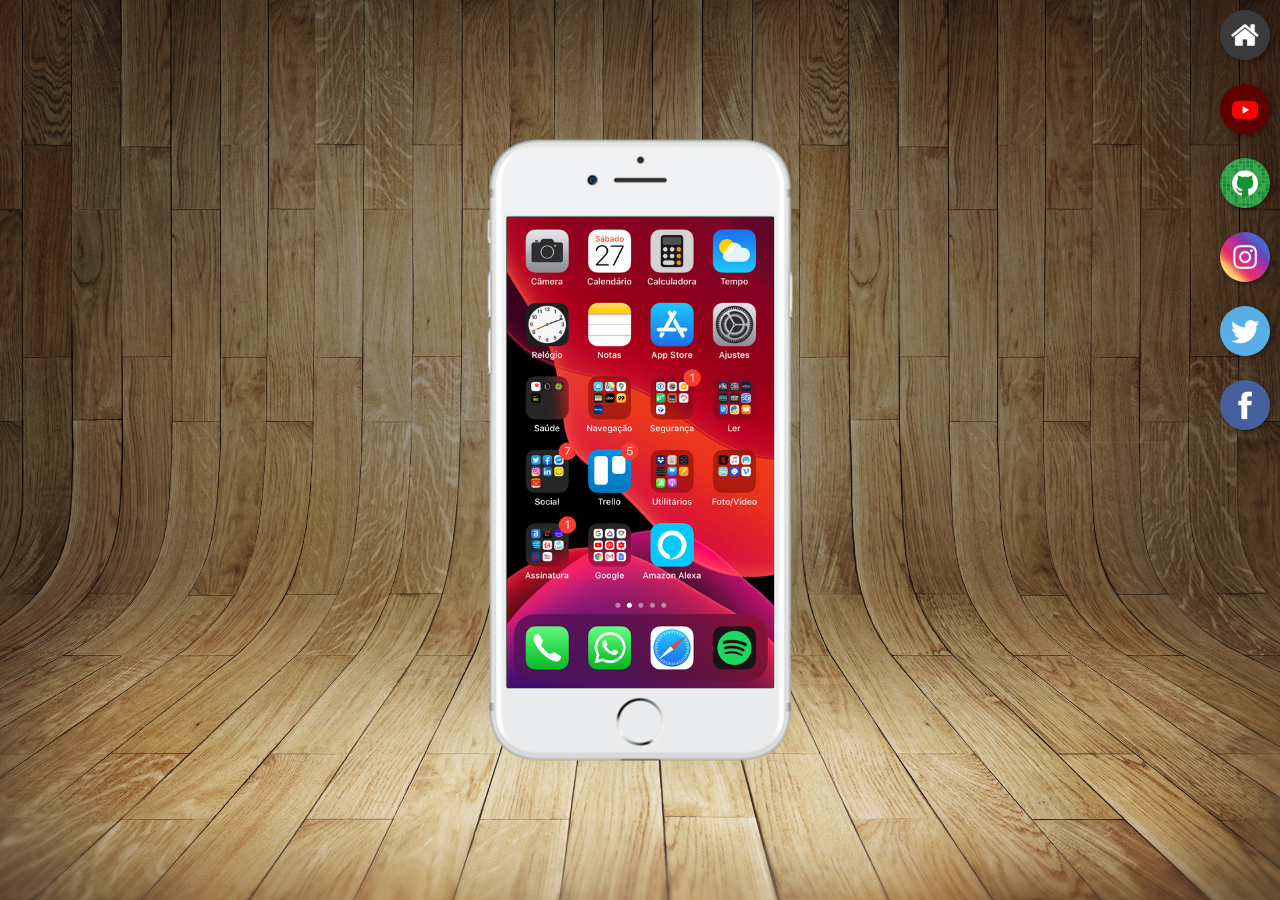
<file: index.html>
<!DOCTYPE html>
<html lang="pt-br">
<head>
    <meta charset="UTF-8">
    <meta name="viewport" content="width=device-width, initial-scale=1.0">
    <title>Projeto Redes Sociais</title>
    <link rel="shortcut icon" href="favicon.ico" type="image/x-icon">
    <link rel="stylesheet" href="estilos/style.css">
</head>
<body>
    <main>
        <section id="telefone">
            <iframe src="home.html" name="tela" id="tela" frameborder="0">
                Seu navegador não é compatível com isso.
            </iframe>
        </section>
        <section id="redes-sociais">
            <a href="home.html" target="tela"><img src="imagens/logo-home.jpg" alt="Home"></a> <br>
            <a href="youtube.html" target="tela"><img src="imagens/logo-youtube.jpg" alt="Youtube"></a> <br>
            <a href="github.html" target="tela"><img src="imagens/logo-github.jpg" alt="GitHub"></a> <br>
            <a href="instagram.html" target="tela"><img src="imagens/logo-instagram.jpg" alt="Instagram"></a> <br>
            <a href="twitter.html" target="tela"><img src="imagens/logo-twitter.jpg" alt="Twitter"></a> <br>
            <a href="facebook.html" target="tela"><img src="imagens/logo-facebook.jpg" alt="Facebook"></a> 
        </section>
    </main>
</body>
</html>
</file>
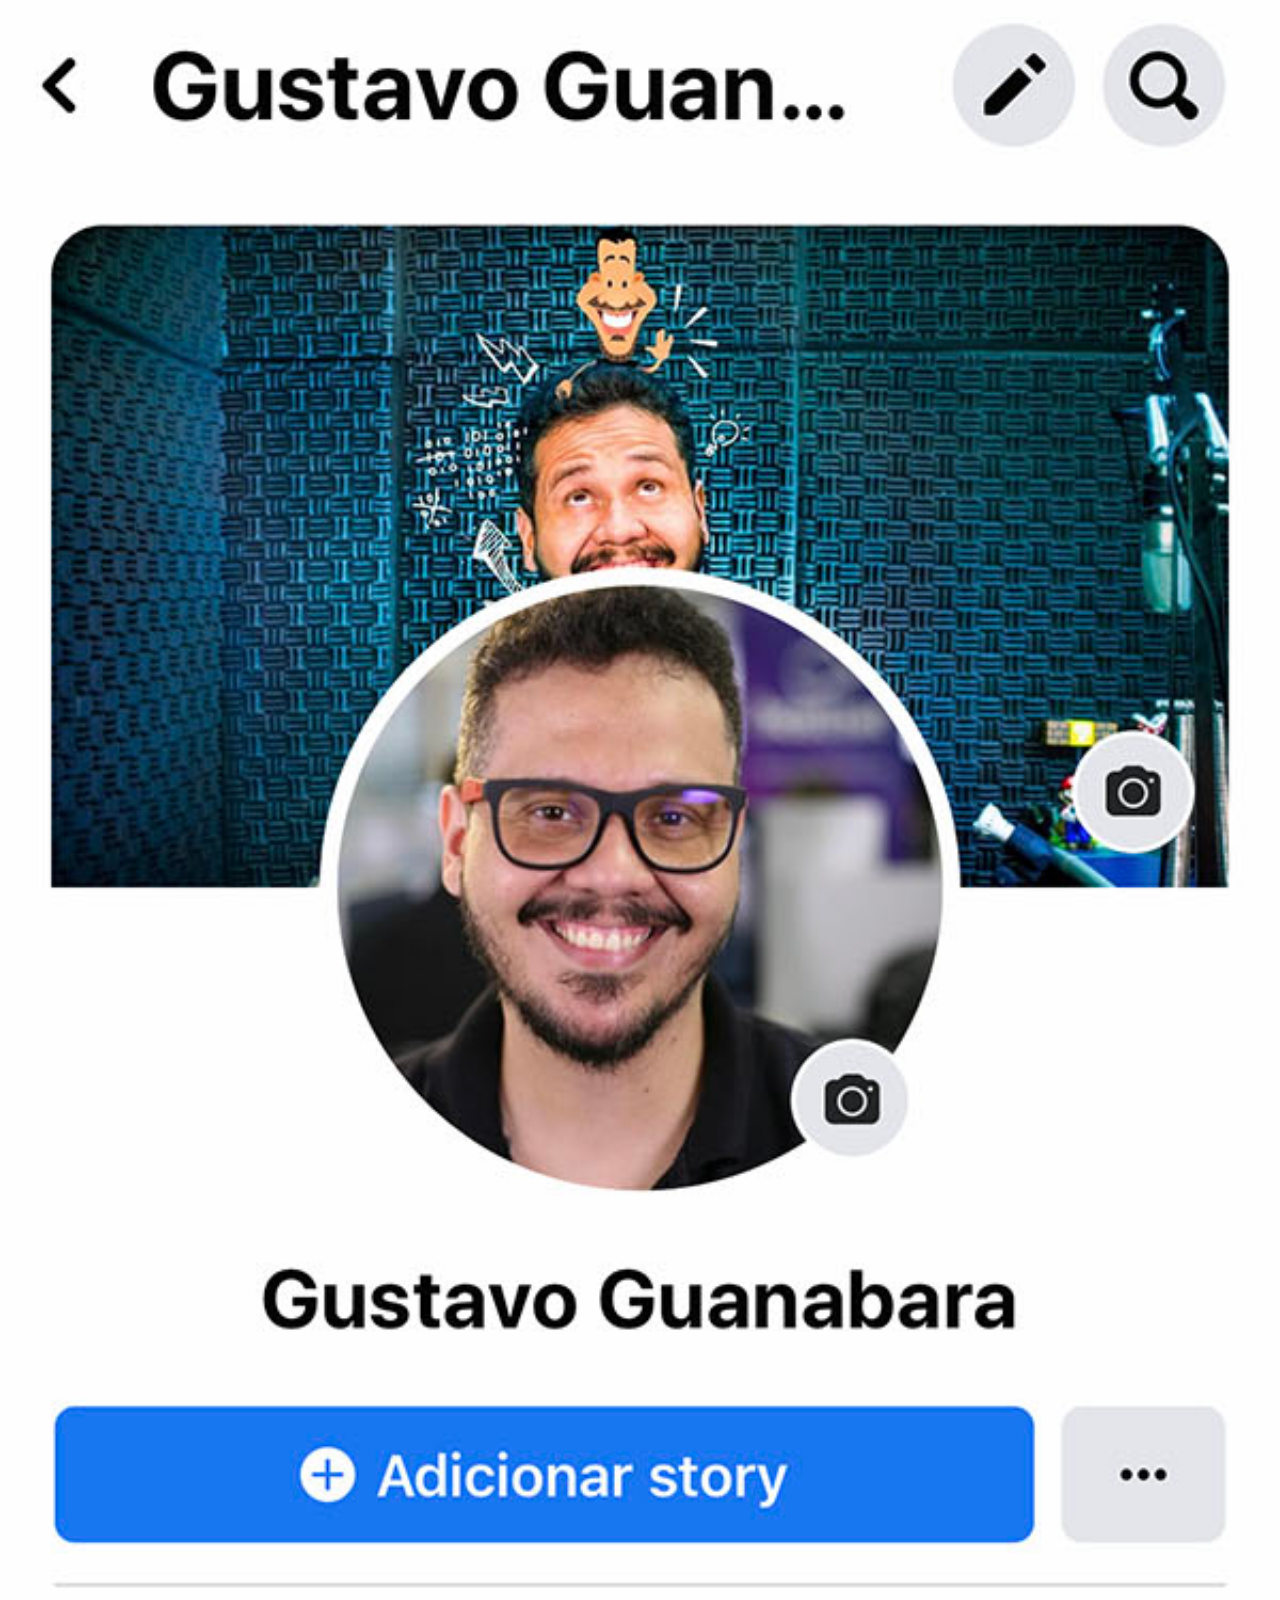
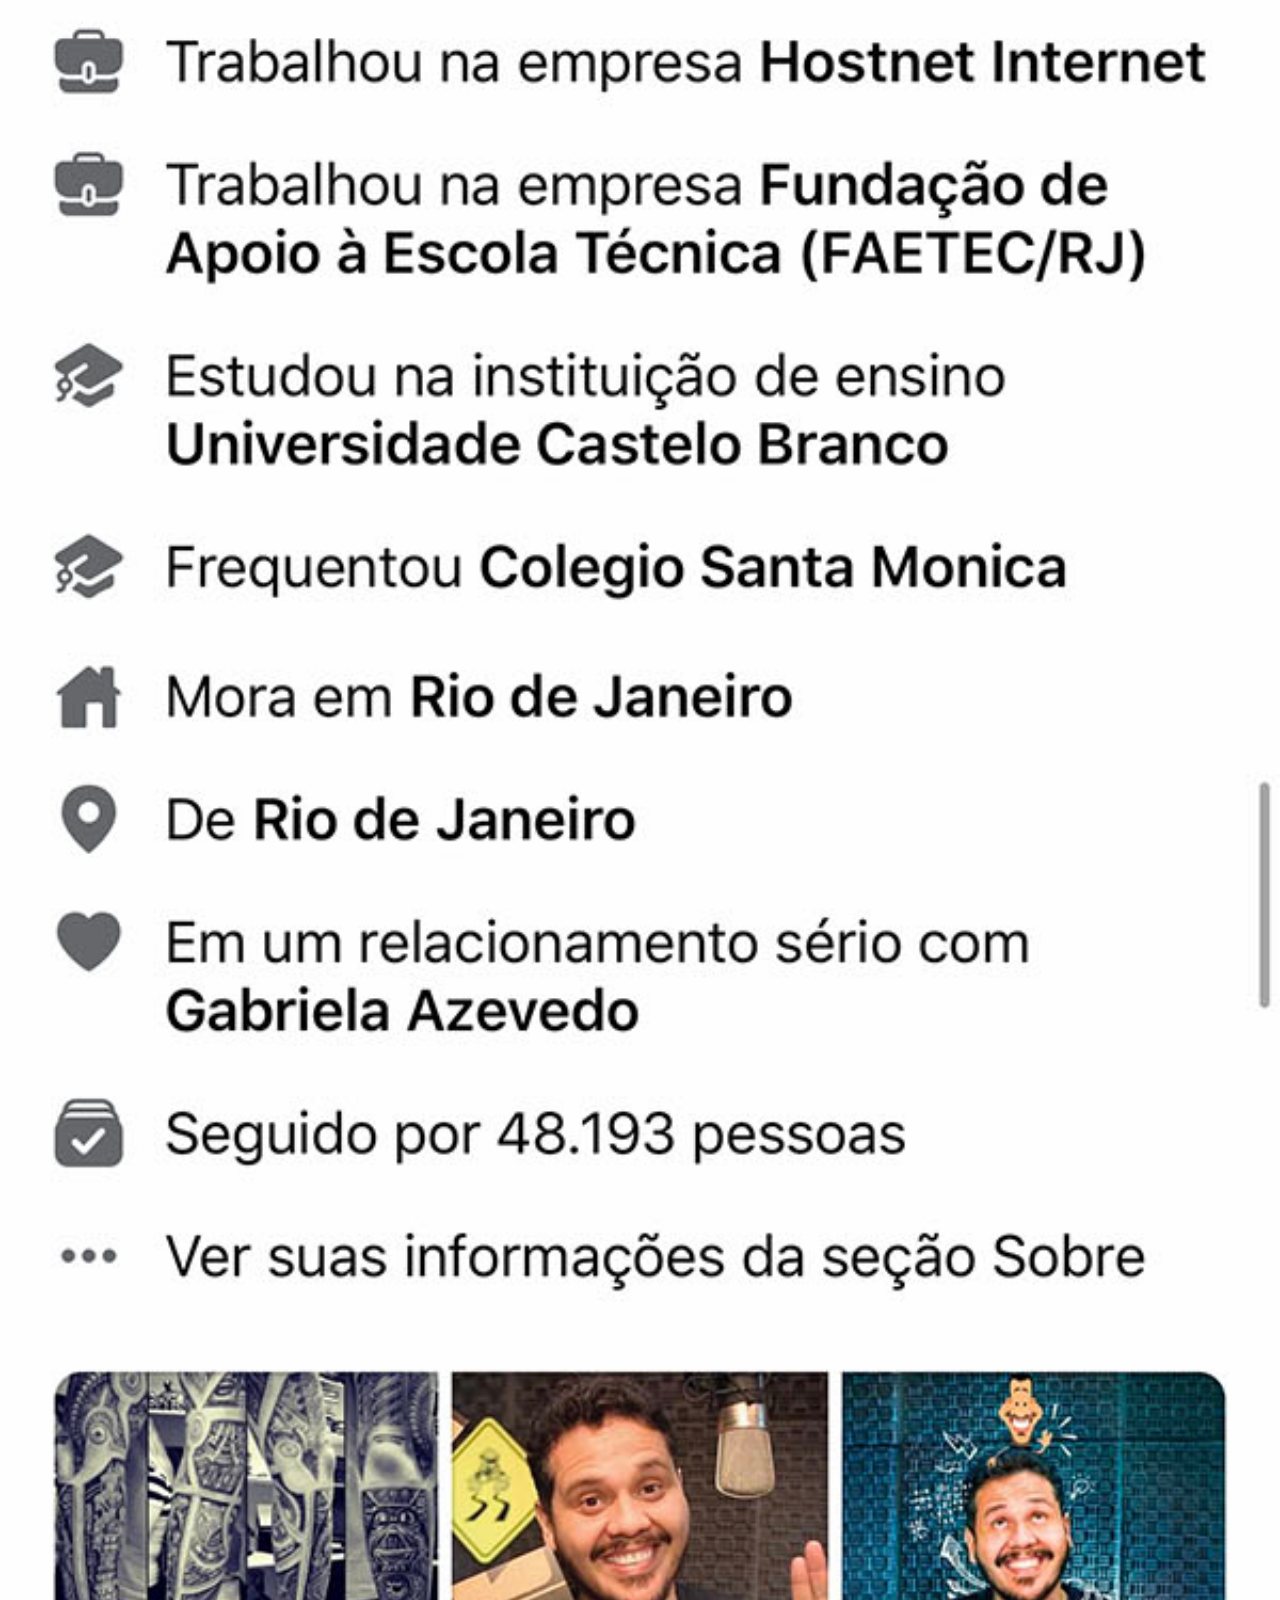
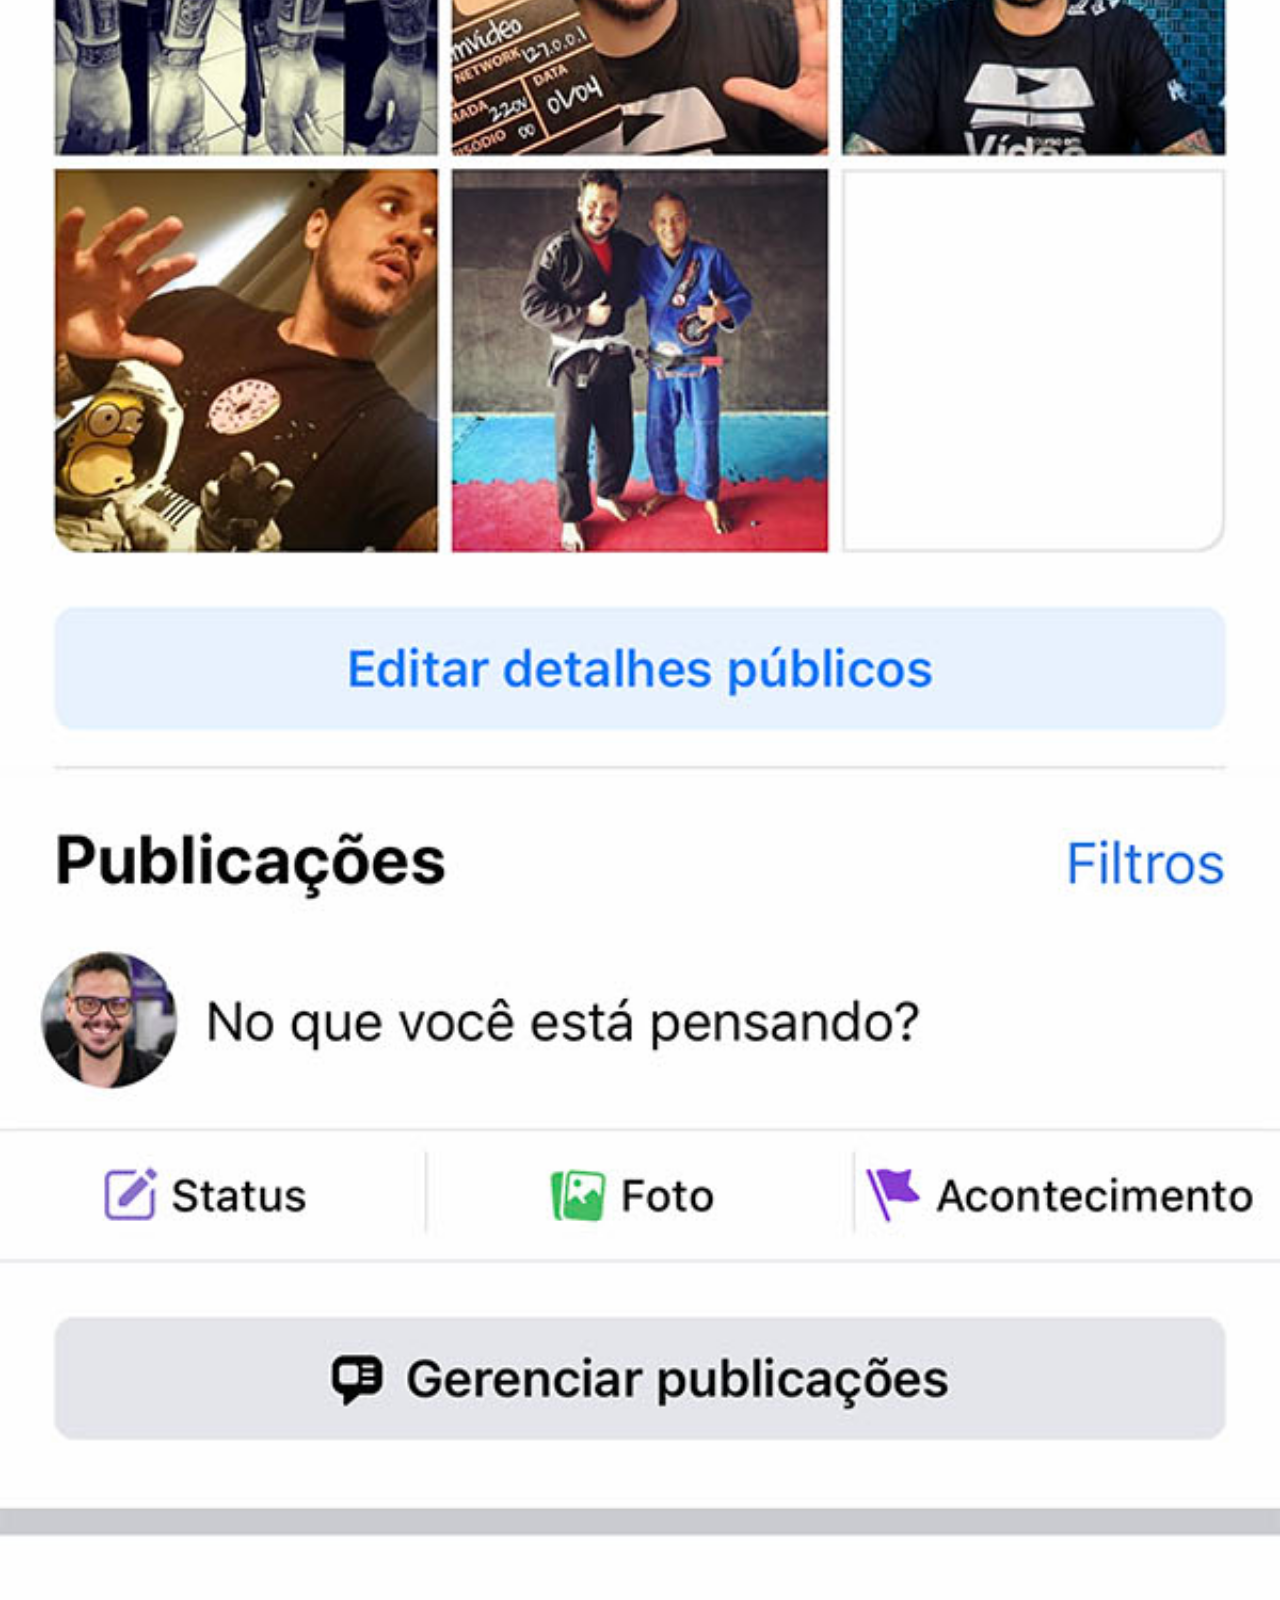
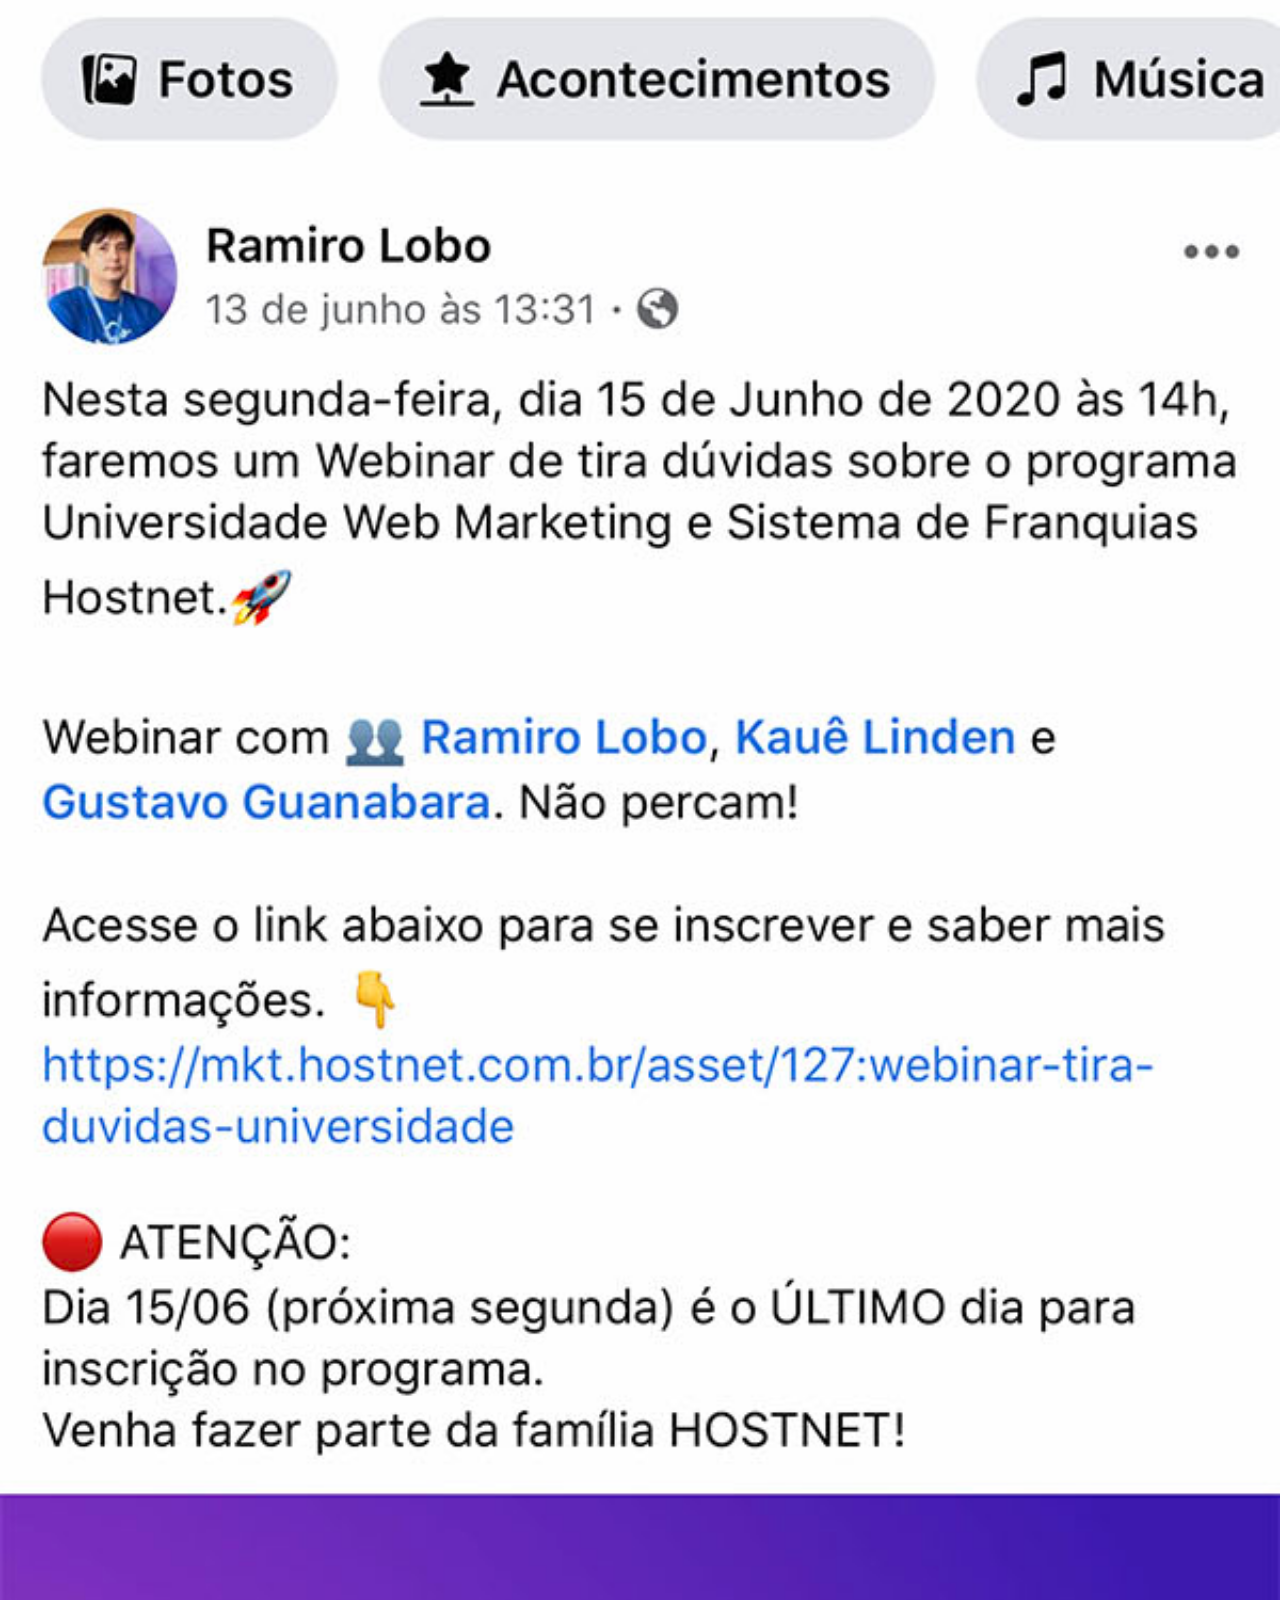
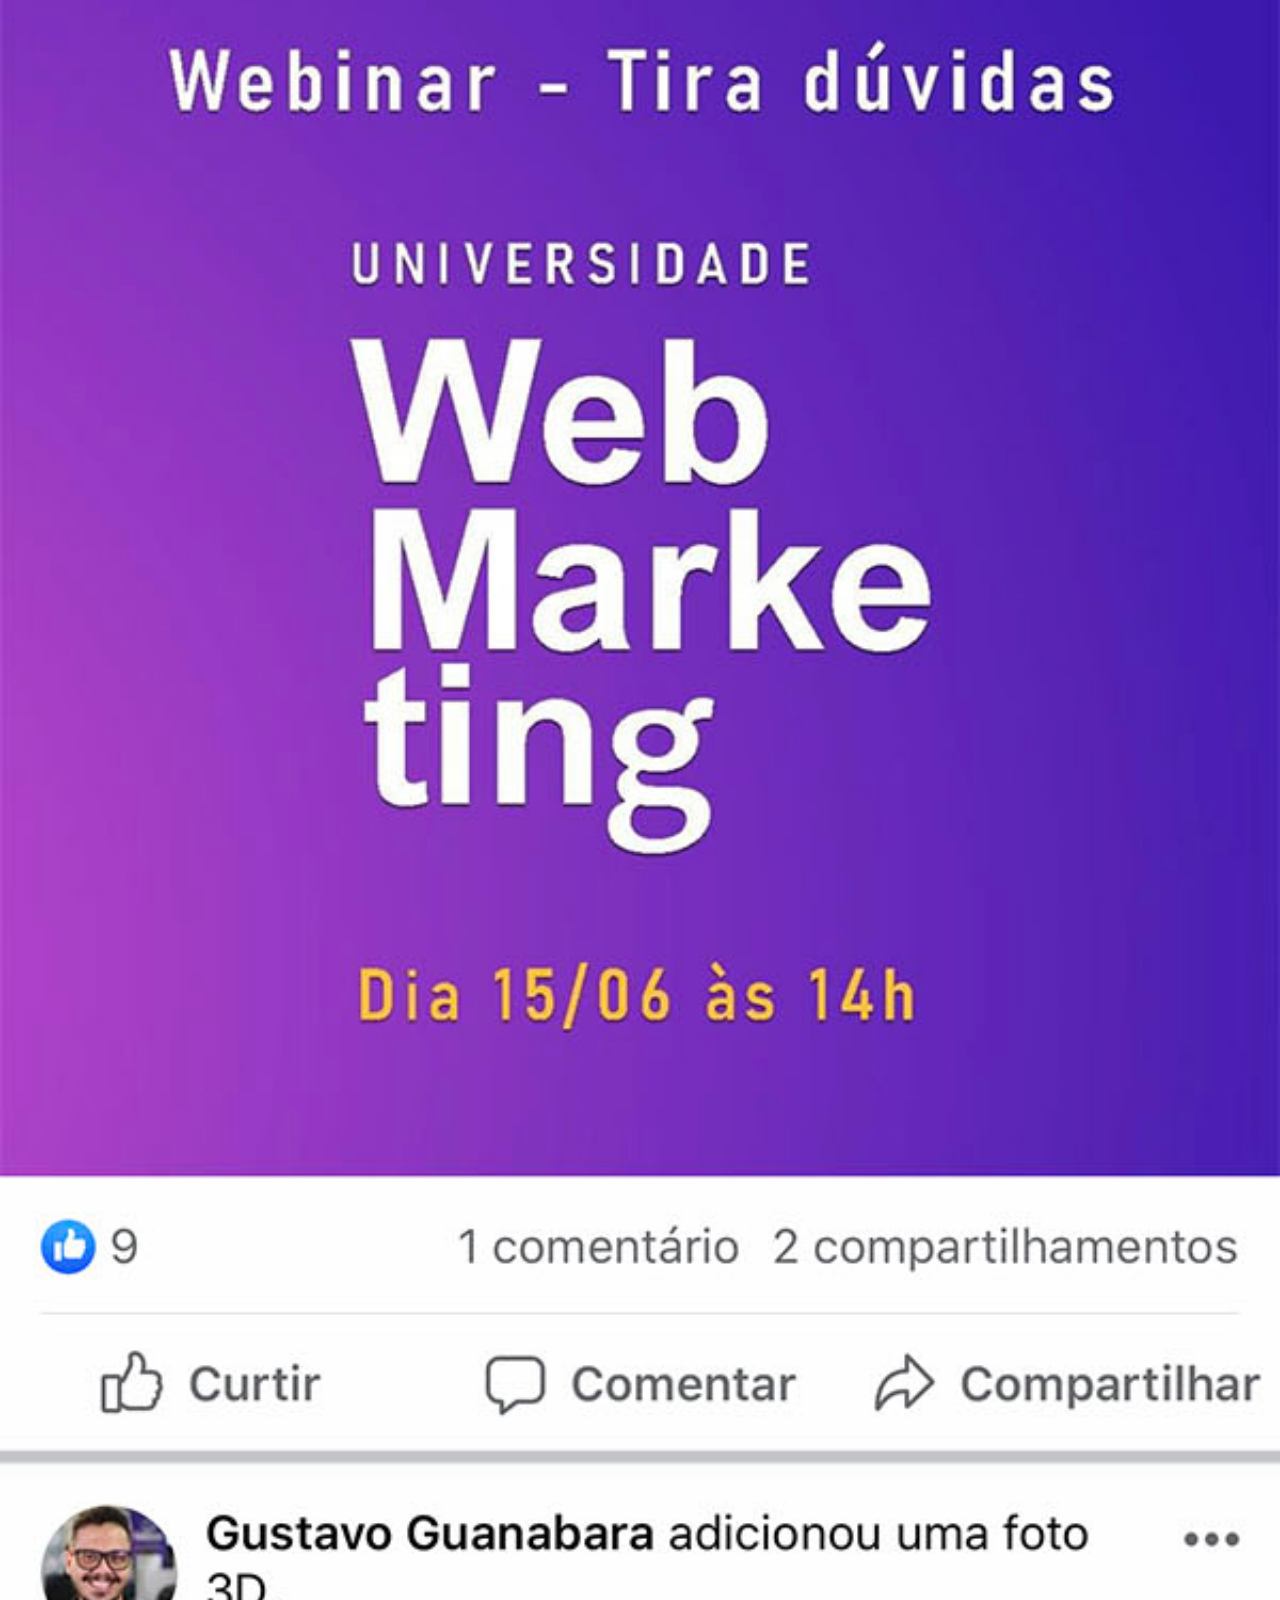
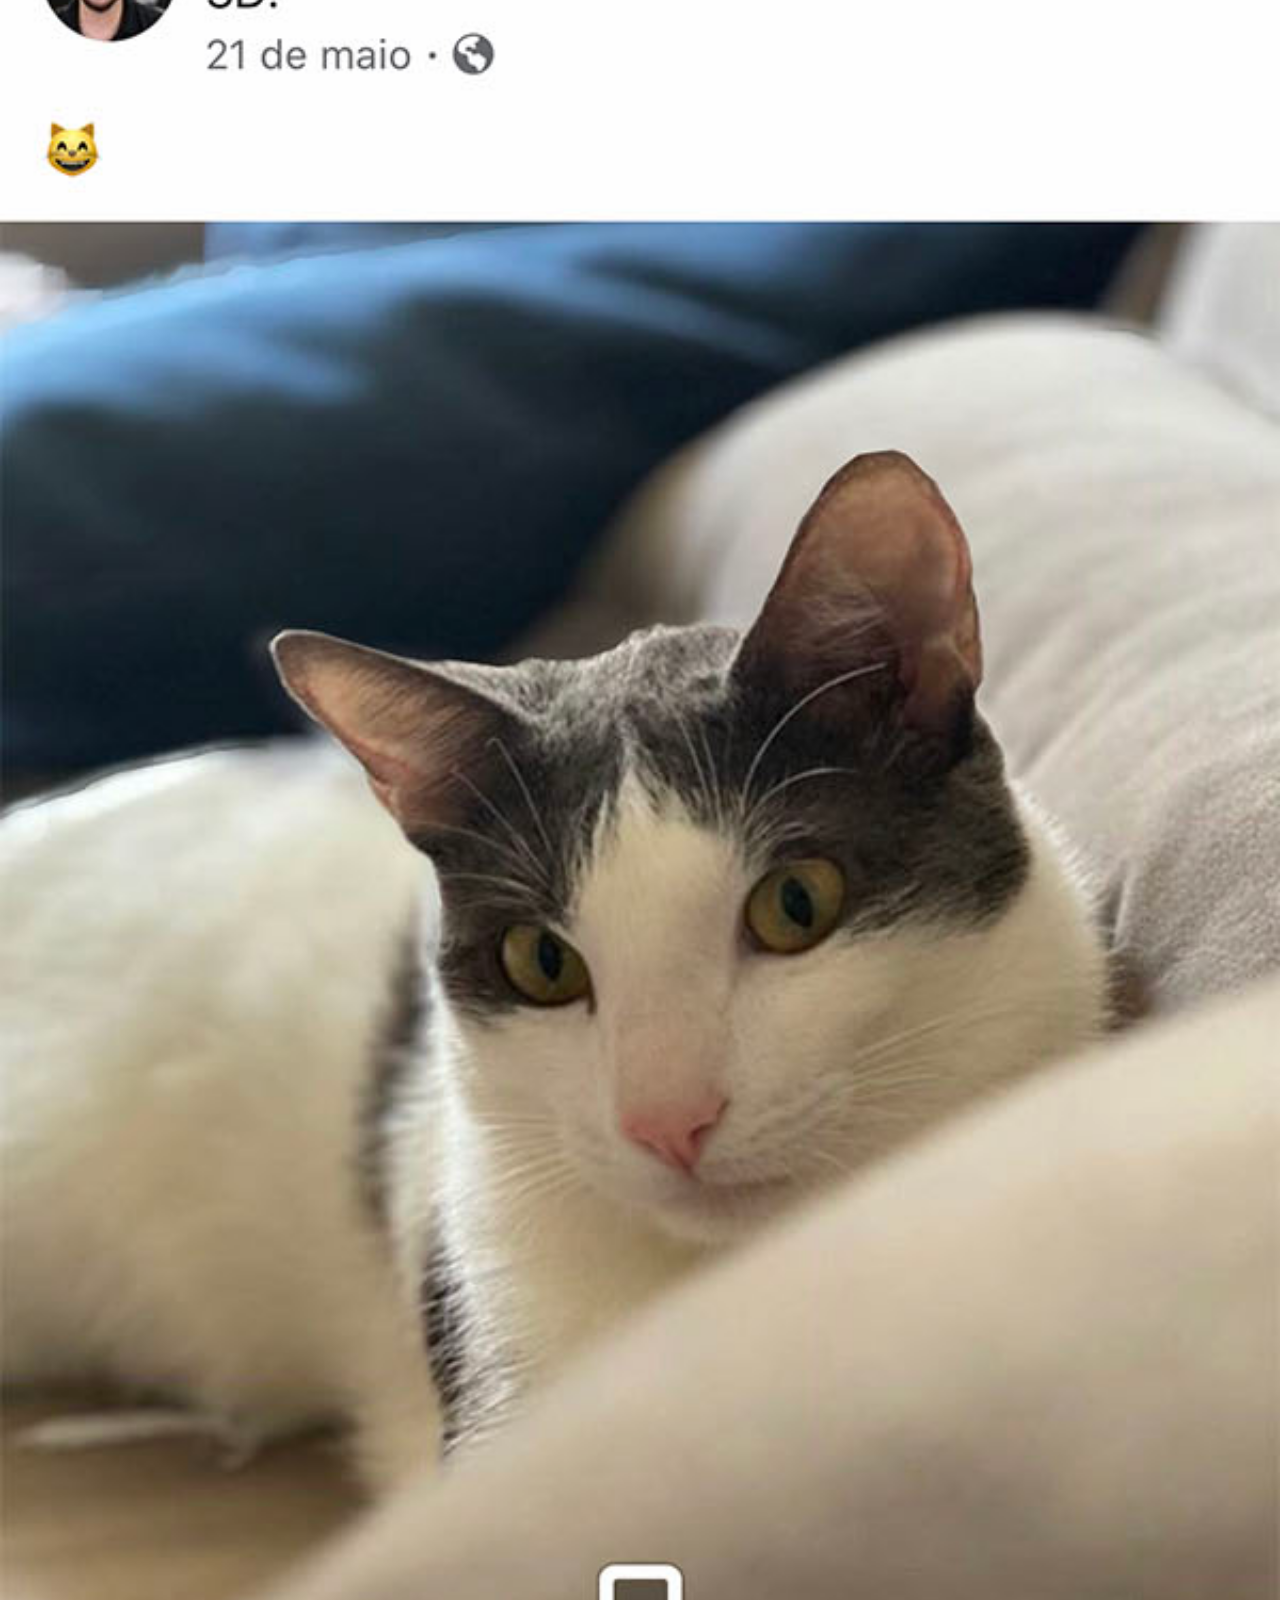
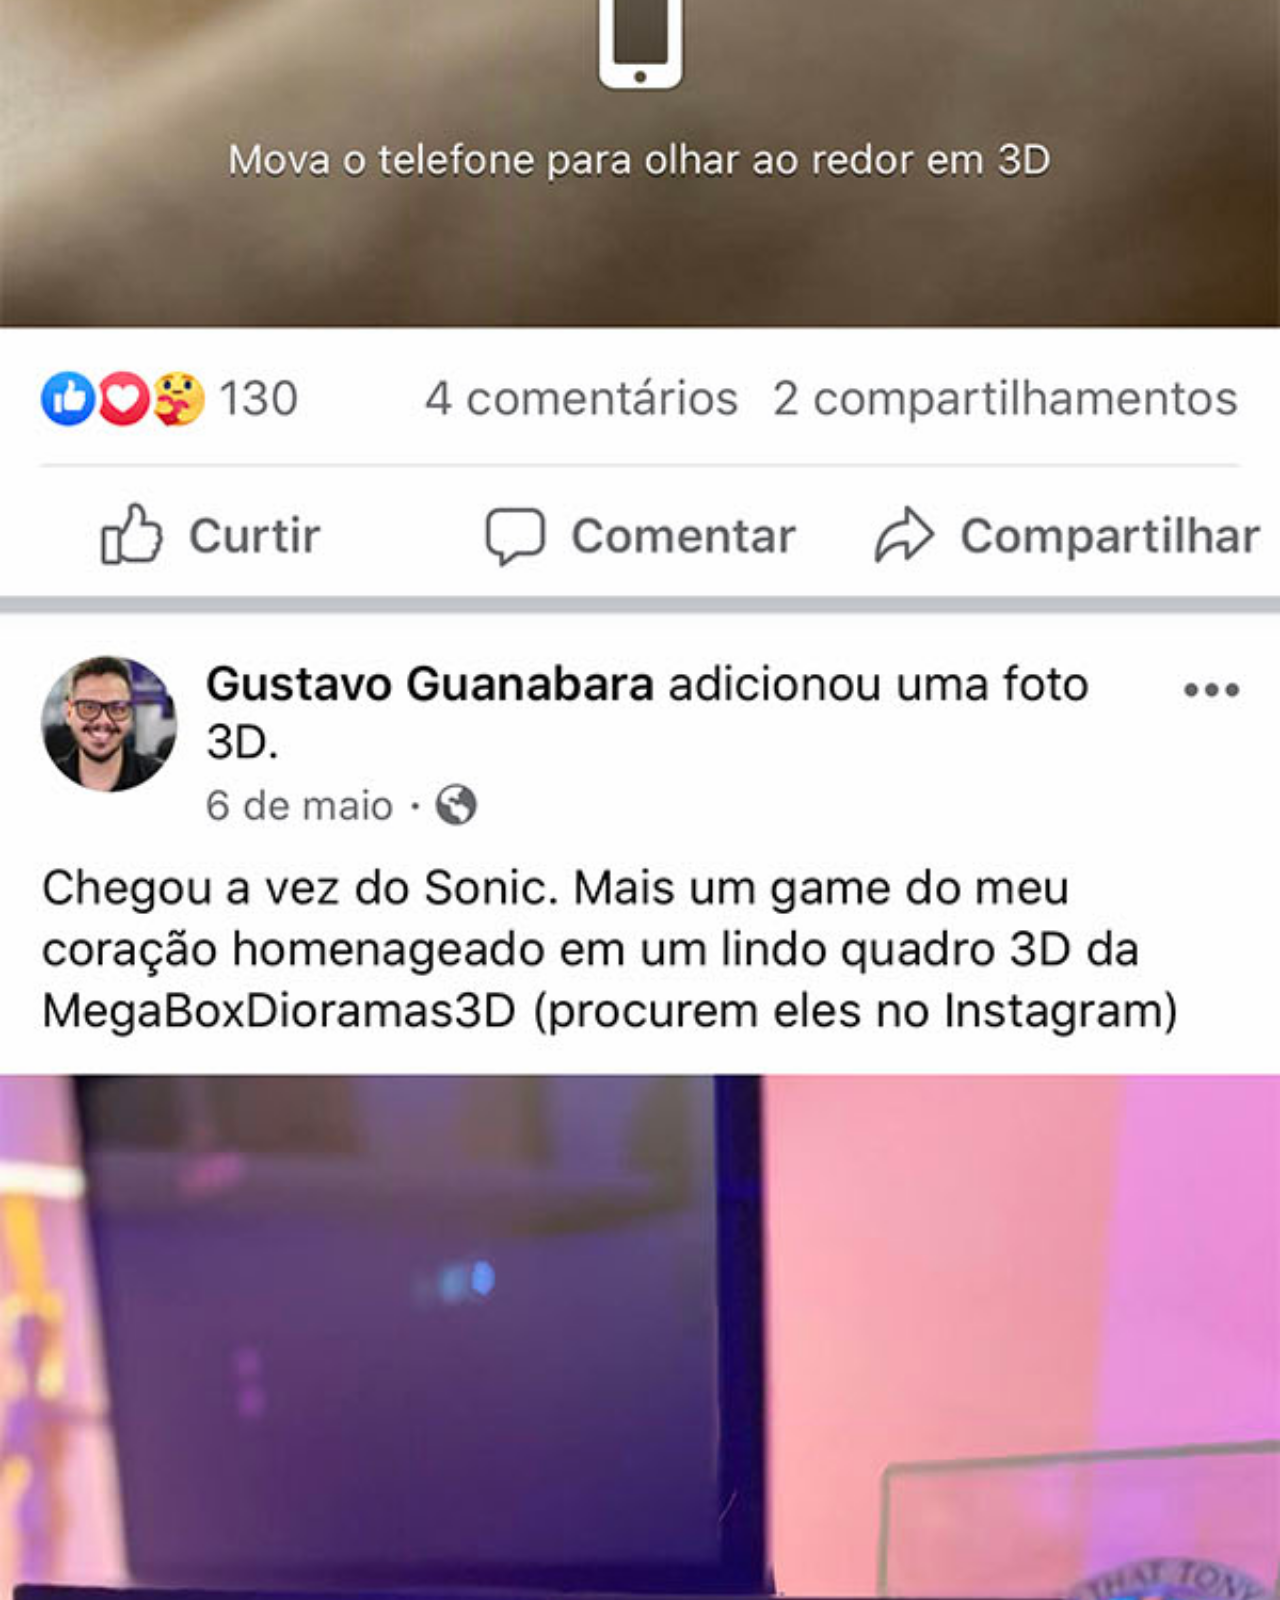
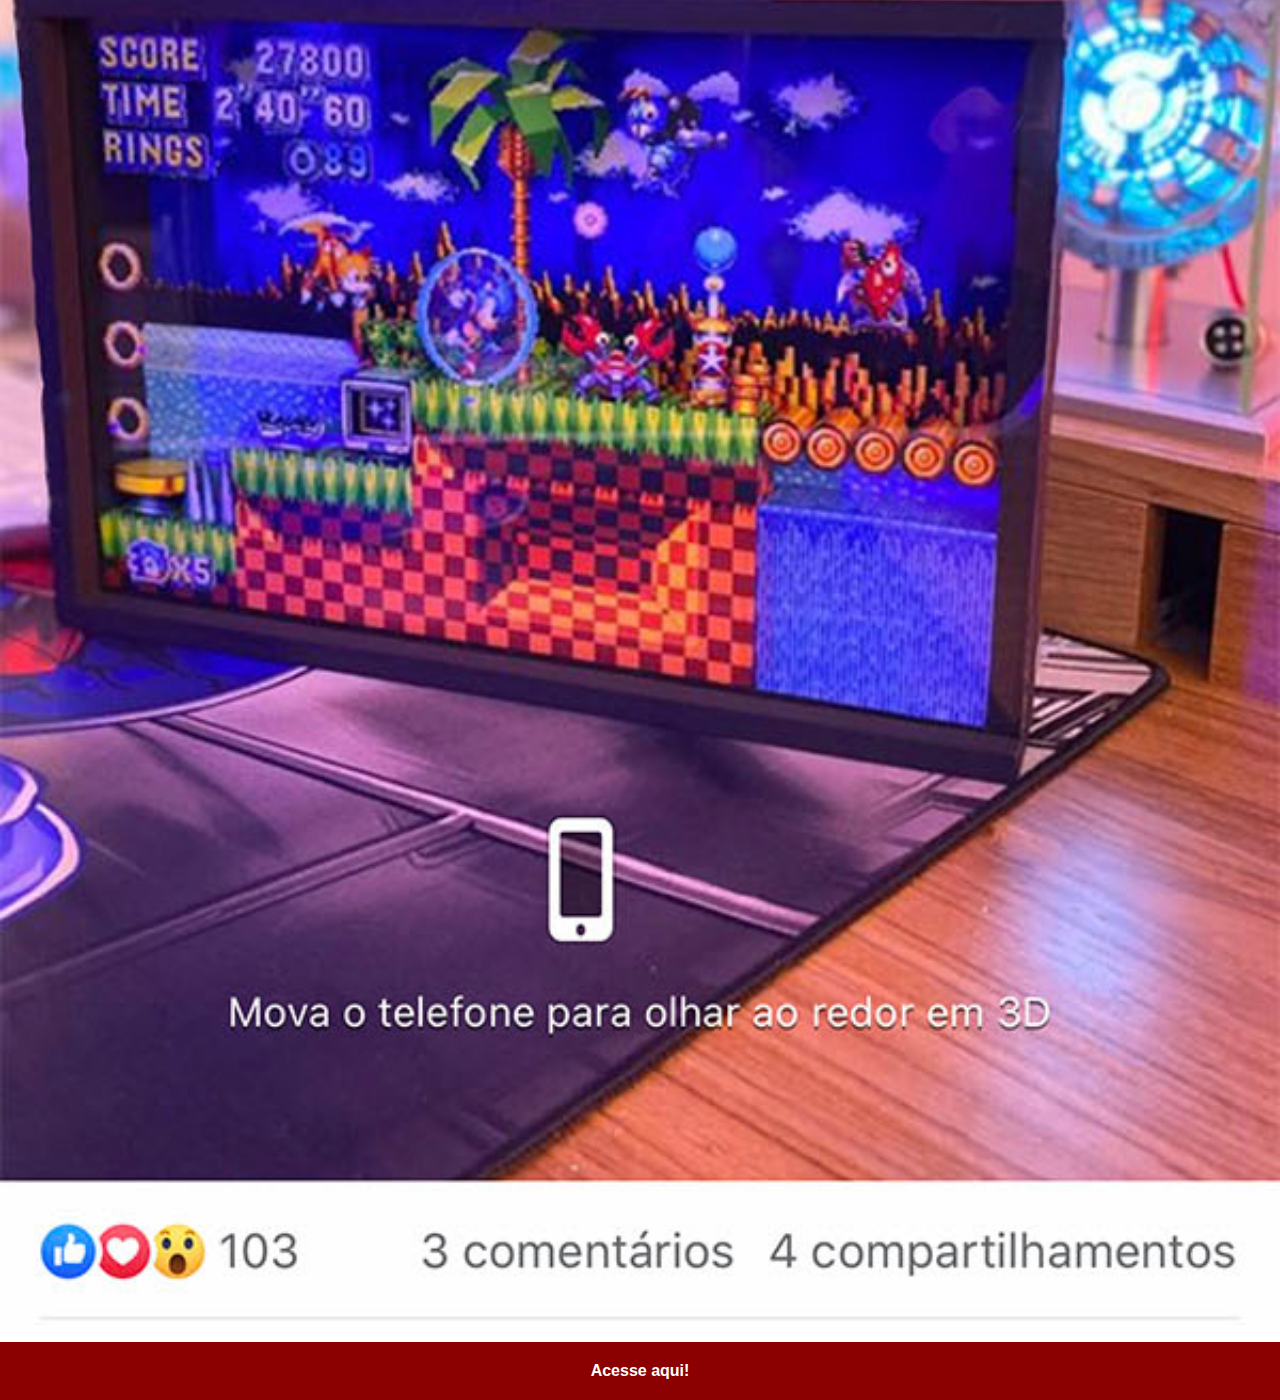
<file: facebook.html>
<!DOCTYPE html>
<html lang="pt-br">

<head>
    <meta charset="UTF-8">
    <meta name="viewport" content="width=device-width, initial-scale=1.0">
    <title>Facebook</title>
    <style>
        * {
            margin: 0px;
            padding: 0px;
            font-family: Arial, Helvetica, sans-serif;
        }

        ::-webkit-scrollbar {
            width: 0px;
            height: 0px;
        }

        img {
            width: 100%;
        }

        a {
            display: block;
            background-color: darkred;
            color: white;
            padding: 20px;
            text-align: center;
            font-weight: bolder;
            text-decoration: none;
        }

        a:hover {
            background-color: red;
        }
    </style>
</head>

<body>
    <img src="imagens/tela-facebook.jpg" alt="Facebook">
    <a href="https://www.facebook.com/?locale=pt_BR" target="_blank">Acesse aqui!</a>
</body>

</html>
</file>
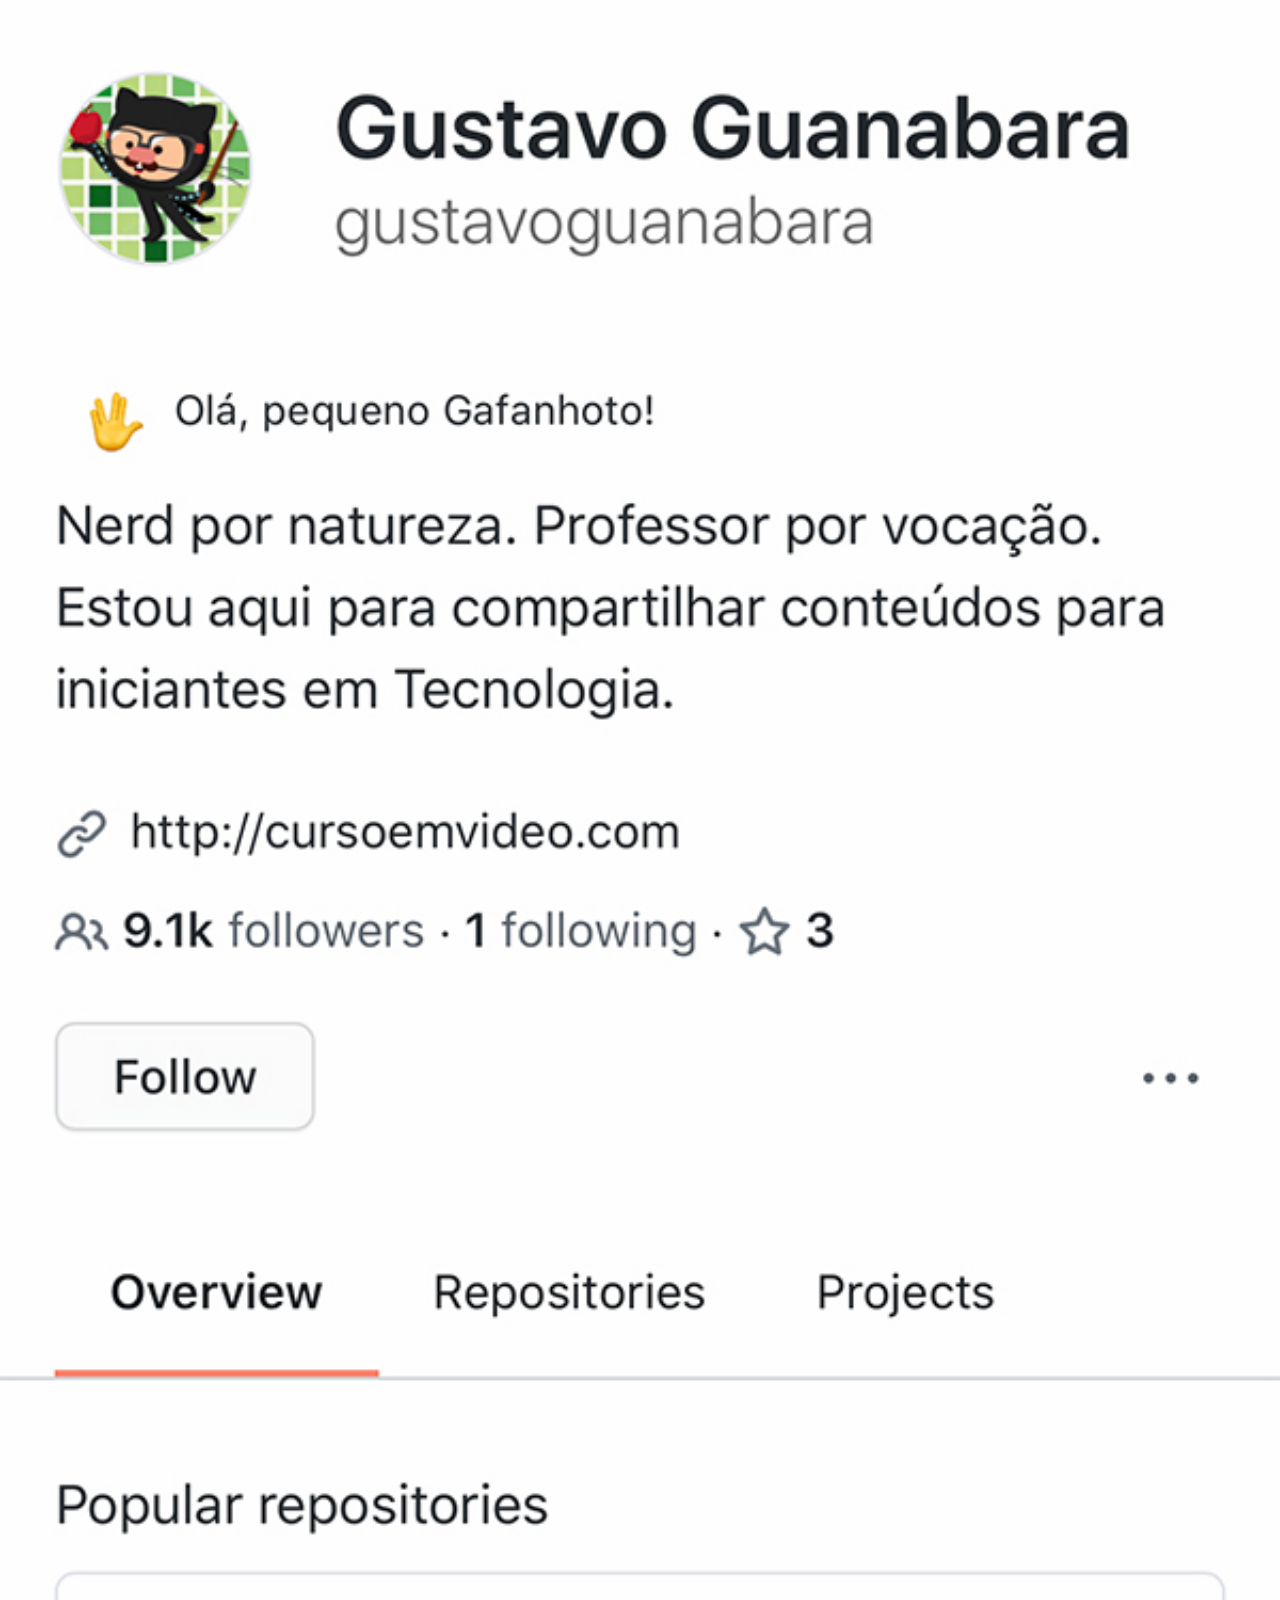
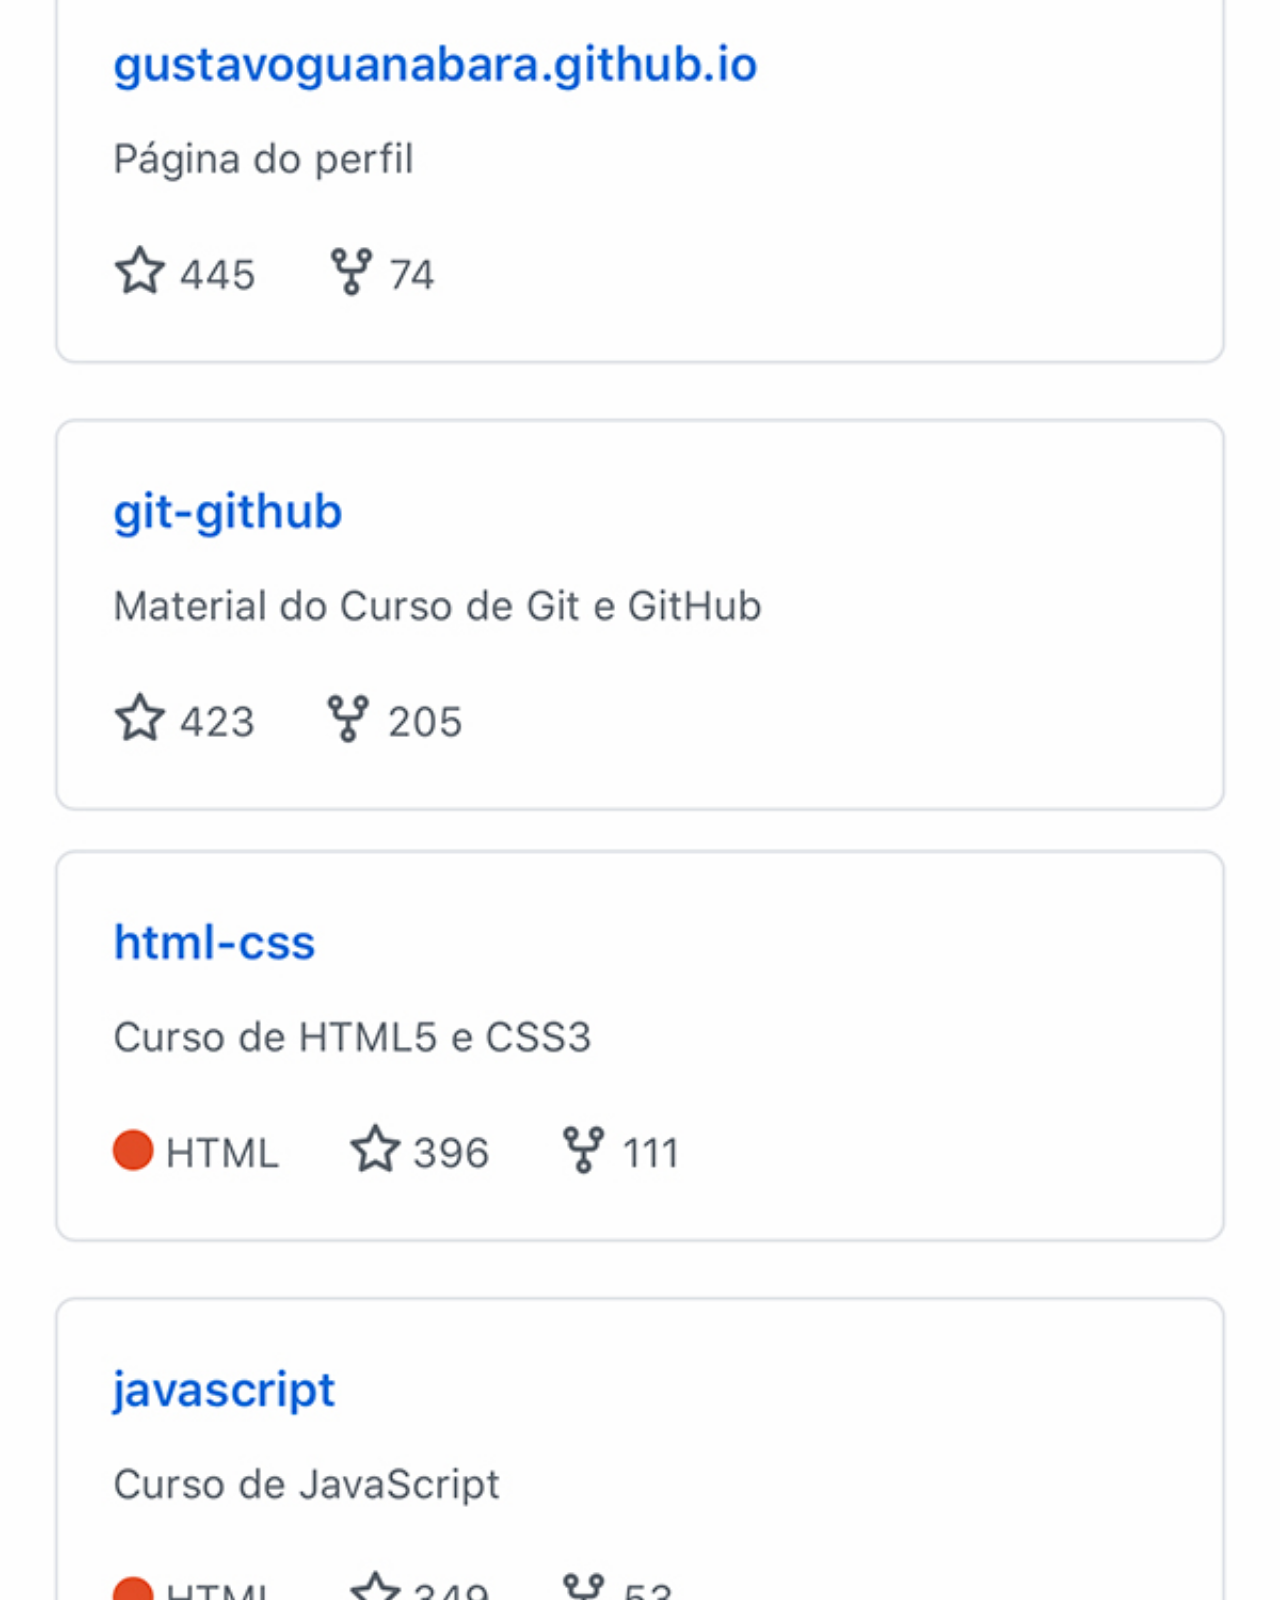
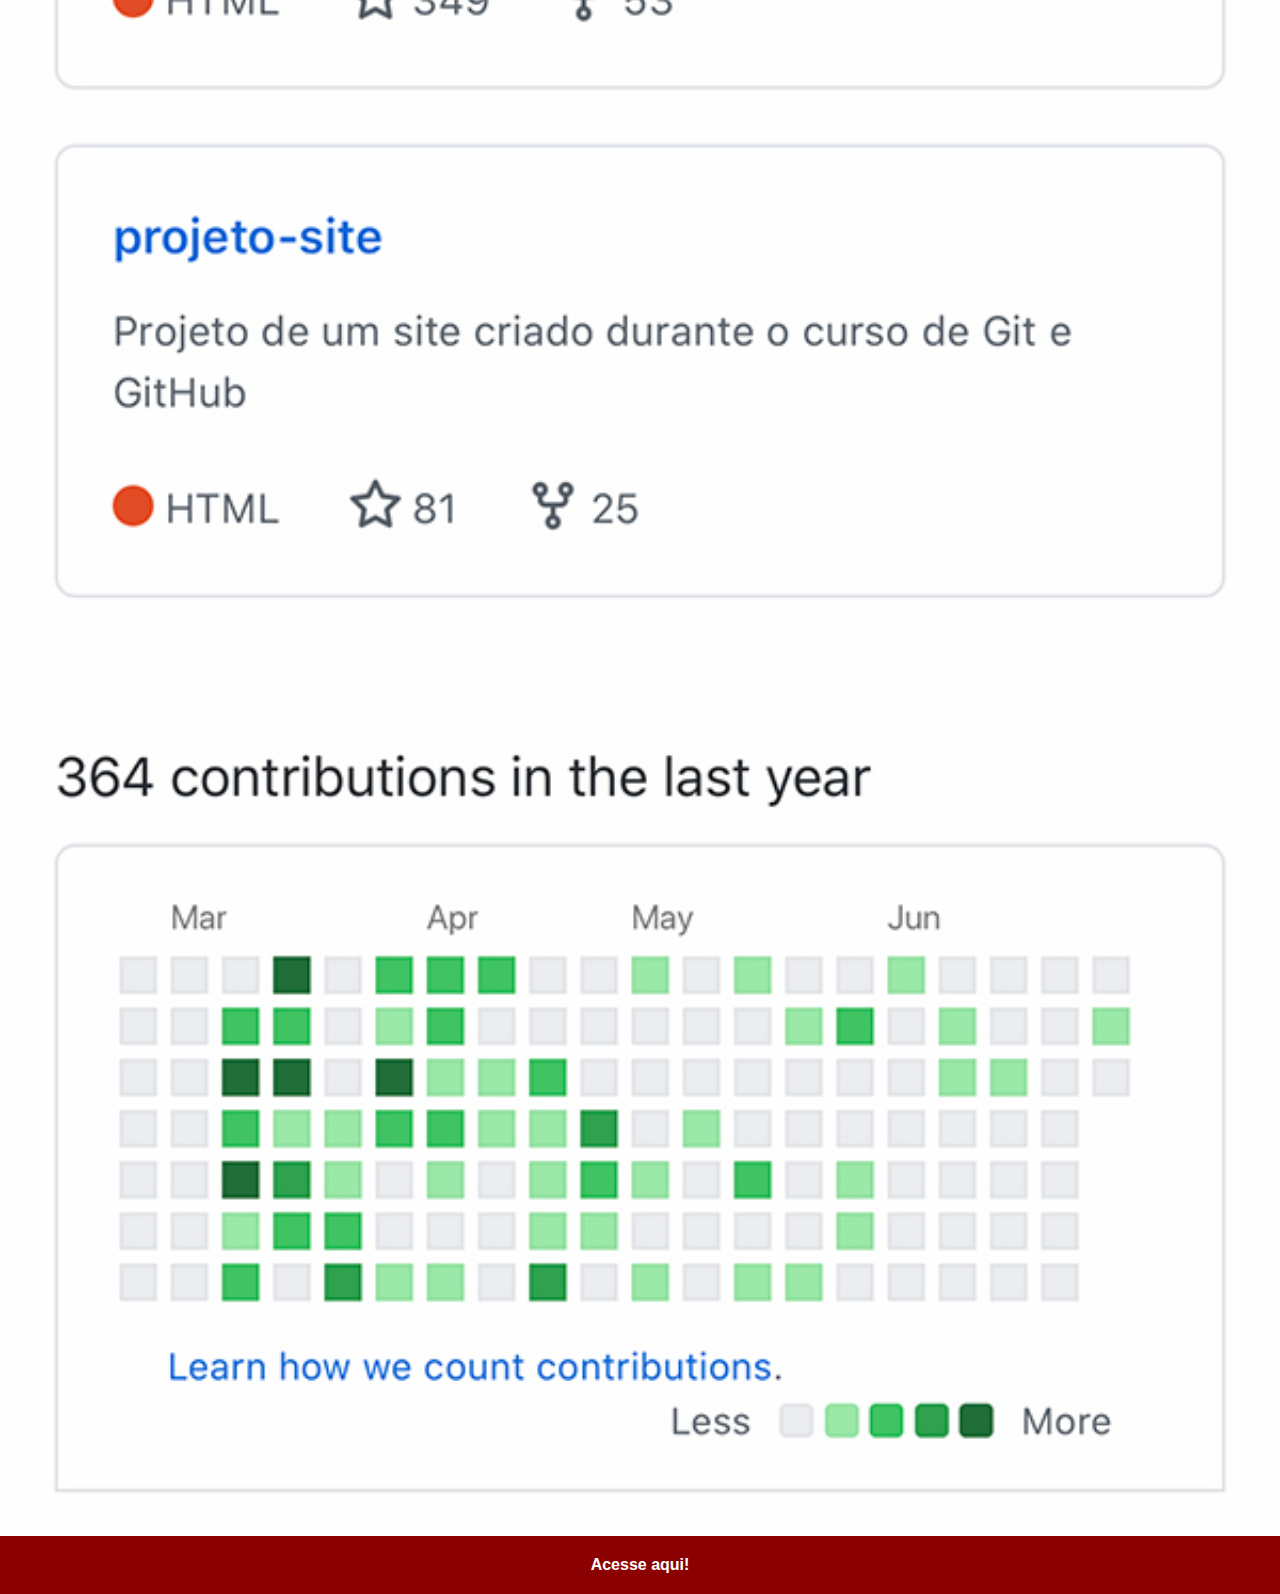
<file: github.html>
<!DOCTYPE html>
<html lang="pt-br">

<head>
    <meta charset="UTF-8">
    <meta name="viewport" content="width=device-width, initial-scale=1.0">
    <title>GitHub</title>
    <style>
        * {
            margin: 0px;
            padding: 0px;
            font-family: Arial, Helvetica, sans-serif;
        }

        ::-webkit-scrollbar {
            width: 0px;
            height: 0px;
        }

        img {
            width: 100%;
        }

        a {
            display: block;
            background-color: darkred;
            color: white;
            padding: 20px;
            text-align: center;
            font-weight: bolder;
            text-decoration: none;
        }

        a:hover {
            background-color: red;
        }
    </style>
</head>

<body>
    <img src="imagens/tela-github.jpg" alt="GitHub">
    <a href="https://github.com/gabrielmartimf" target="_blank">Acesse aqui!</a>
</body>

</html>
</file>
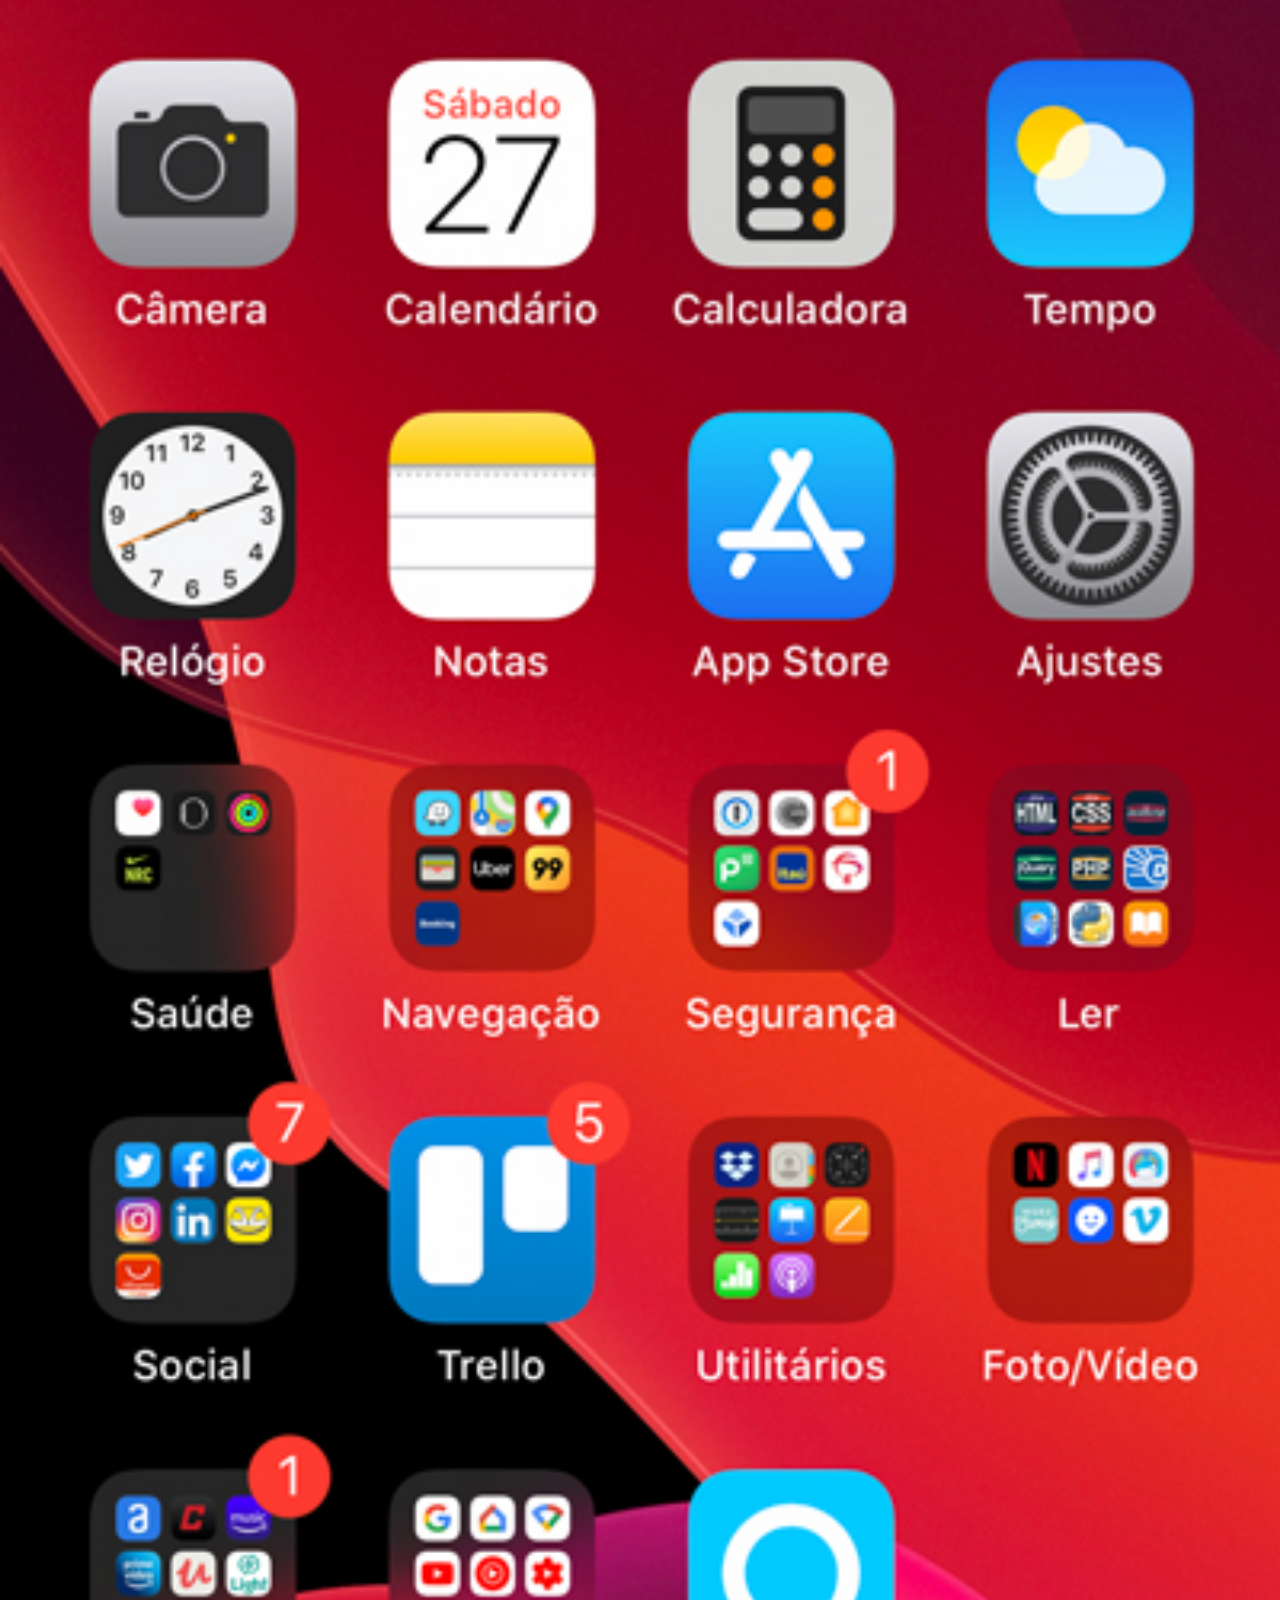
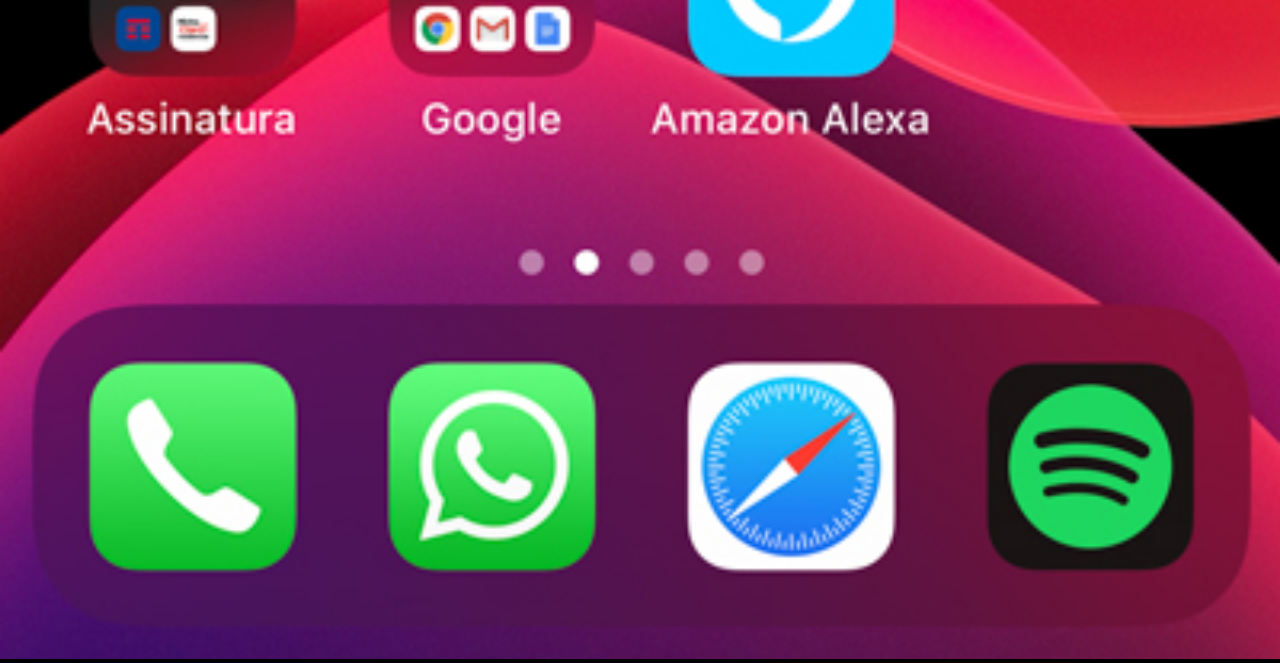
<file: home.html>
<!DOCTYPE html>
<html lang="pt-br">

<head>
    <meta charset="UTF-8">
    <meta name="viewport" content="width=device-width, initial-scale=1.0">
    <title>Home</title>
</head>
<style>
     * {
            margin: 0px;
            padding: 0px;
            font-family: Arial, Helvetica, sans-serif;
        }

        ::-webkit-scrollbar {
            width: 0px;
            height: 0px;
        }

        img {
            width: 100%;
        }

    body {
        width: 100vw;
        height: 100vh;
        background: black url('../imagens/tela-home.jpg') no-repeat top center;
        background-size: cover;
    }
</style>

<body>
    <img src="imagens/tela-home.jpg" alt="Home">
</body>

</html>
</file>
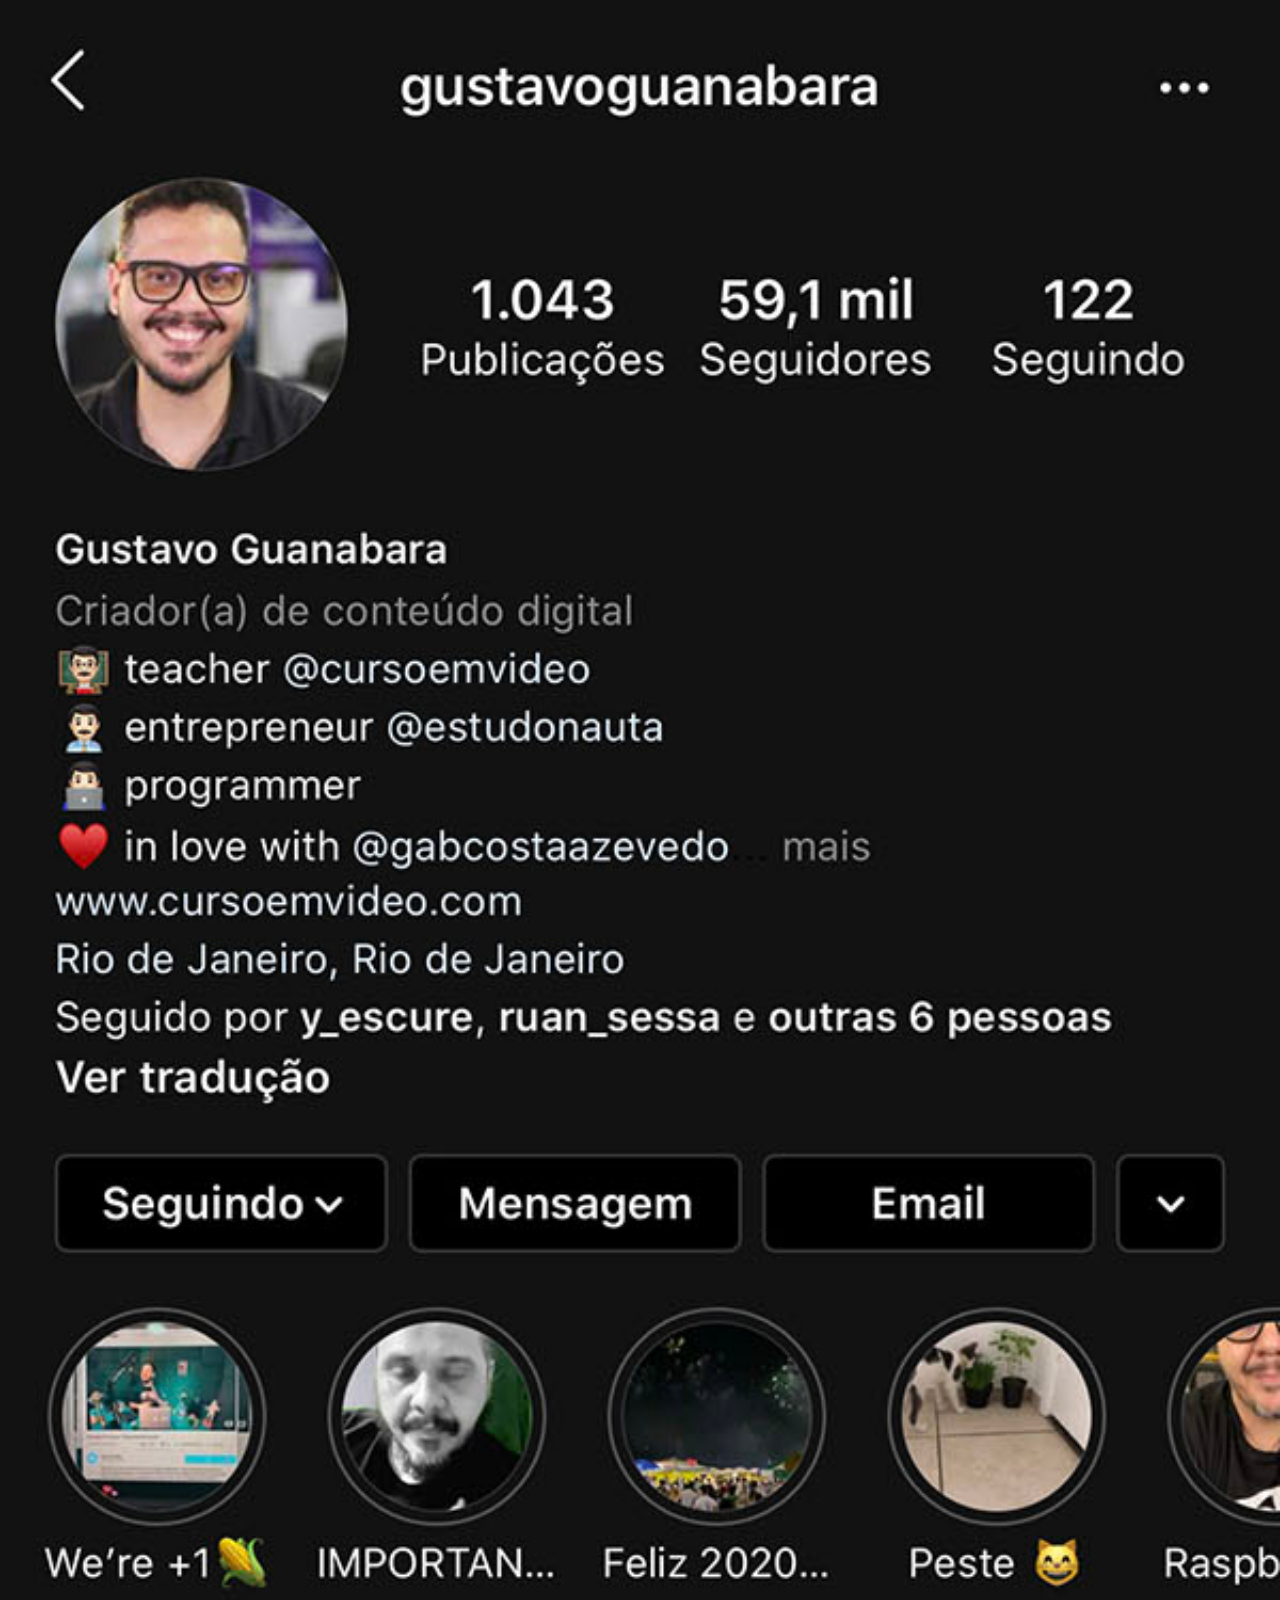
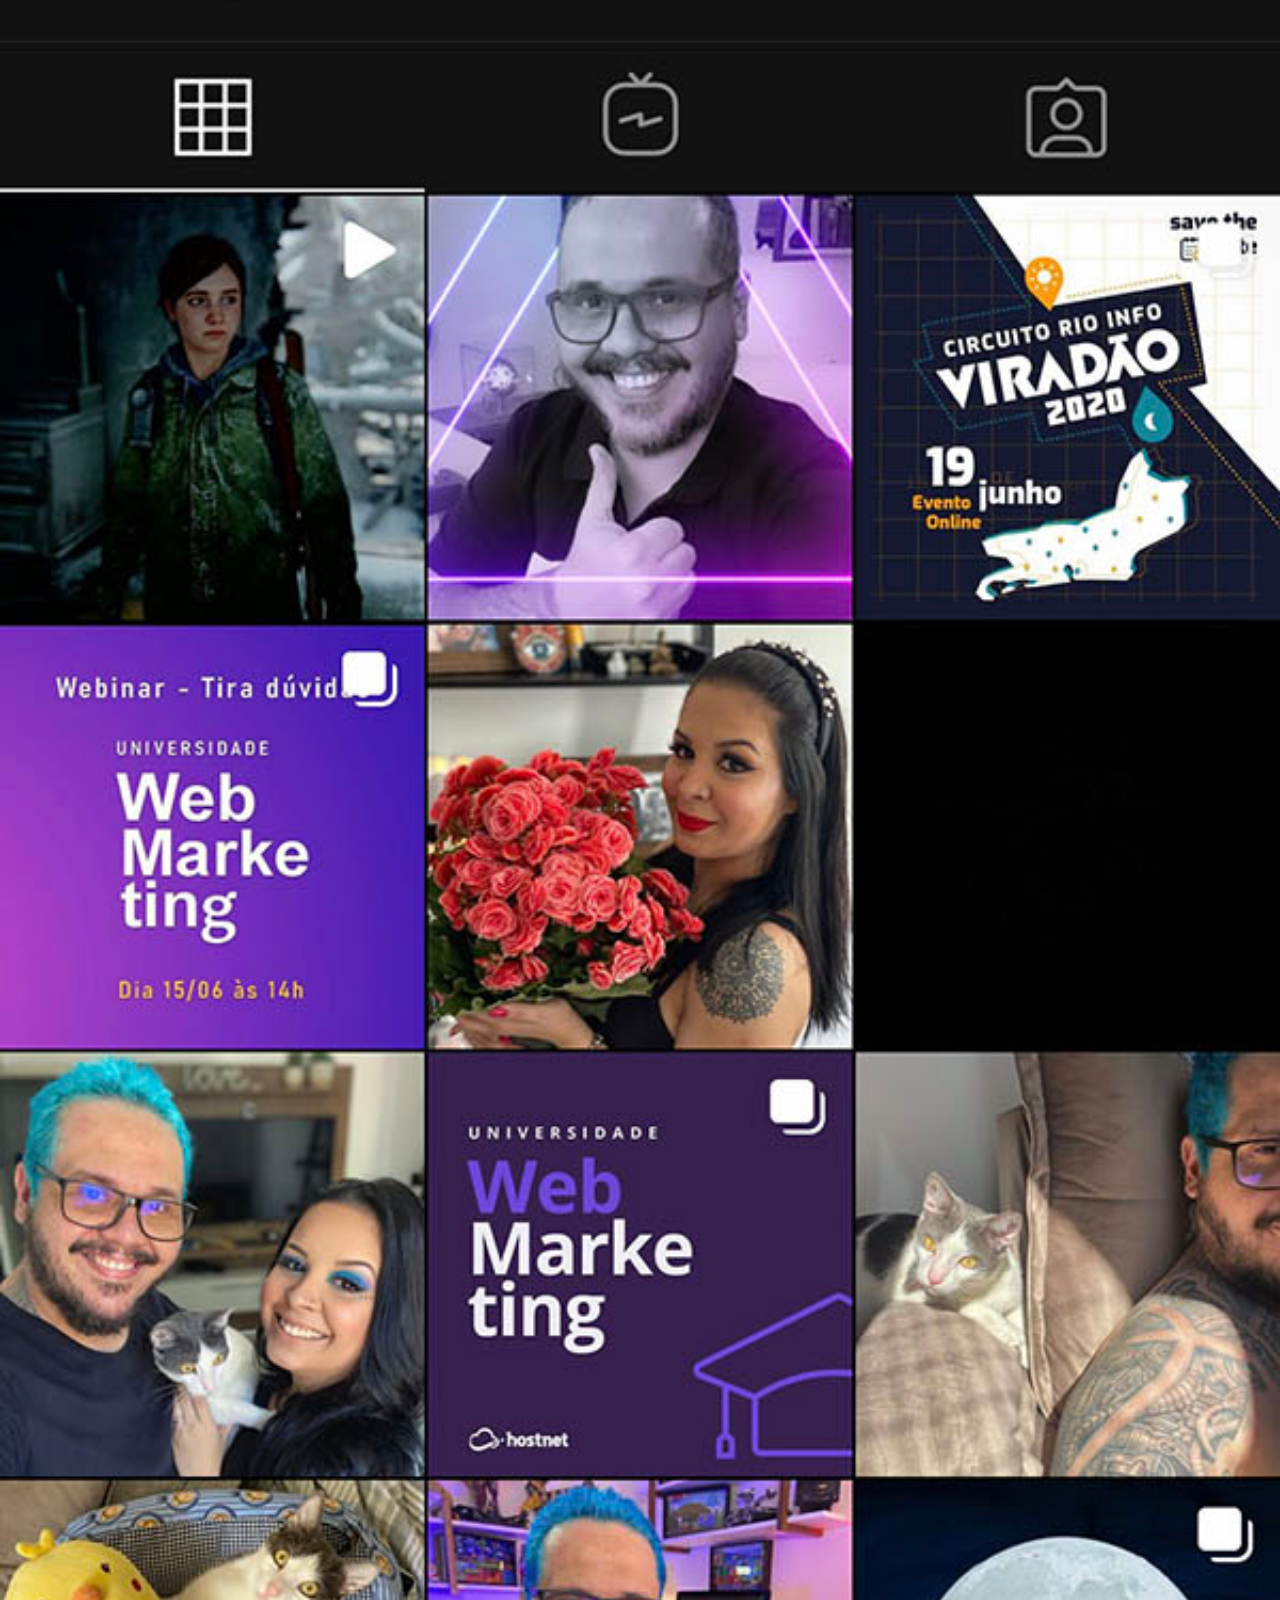
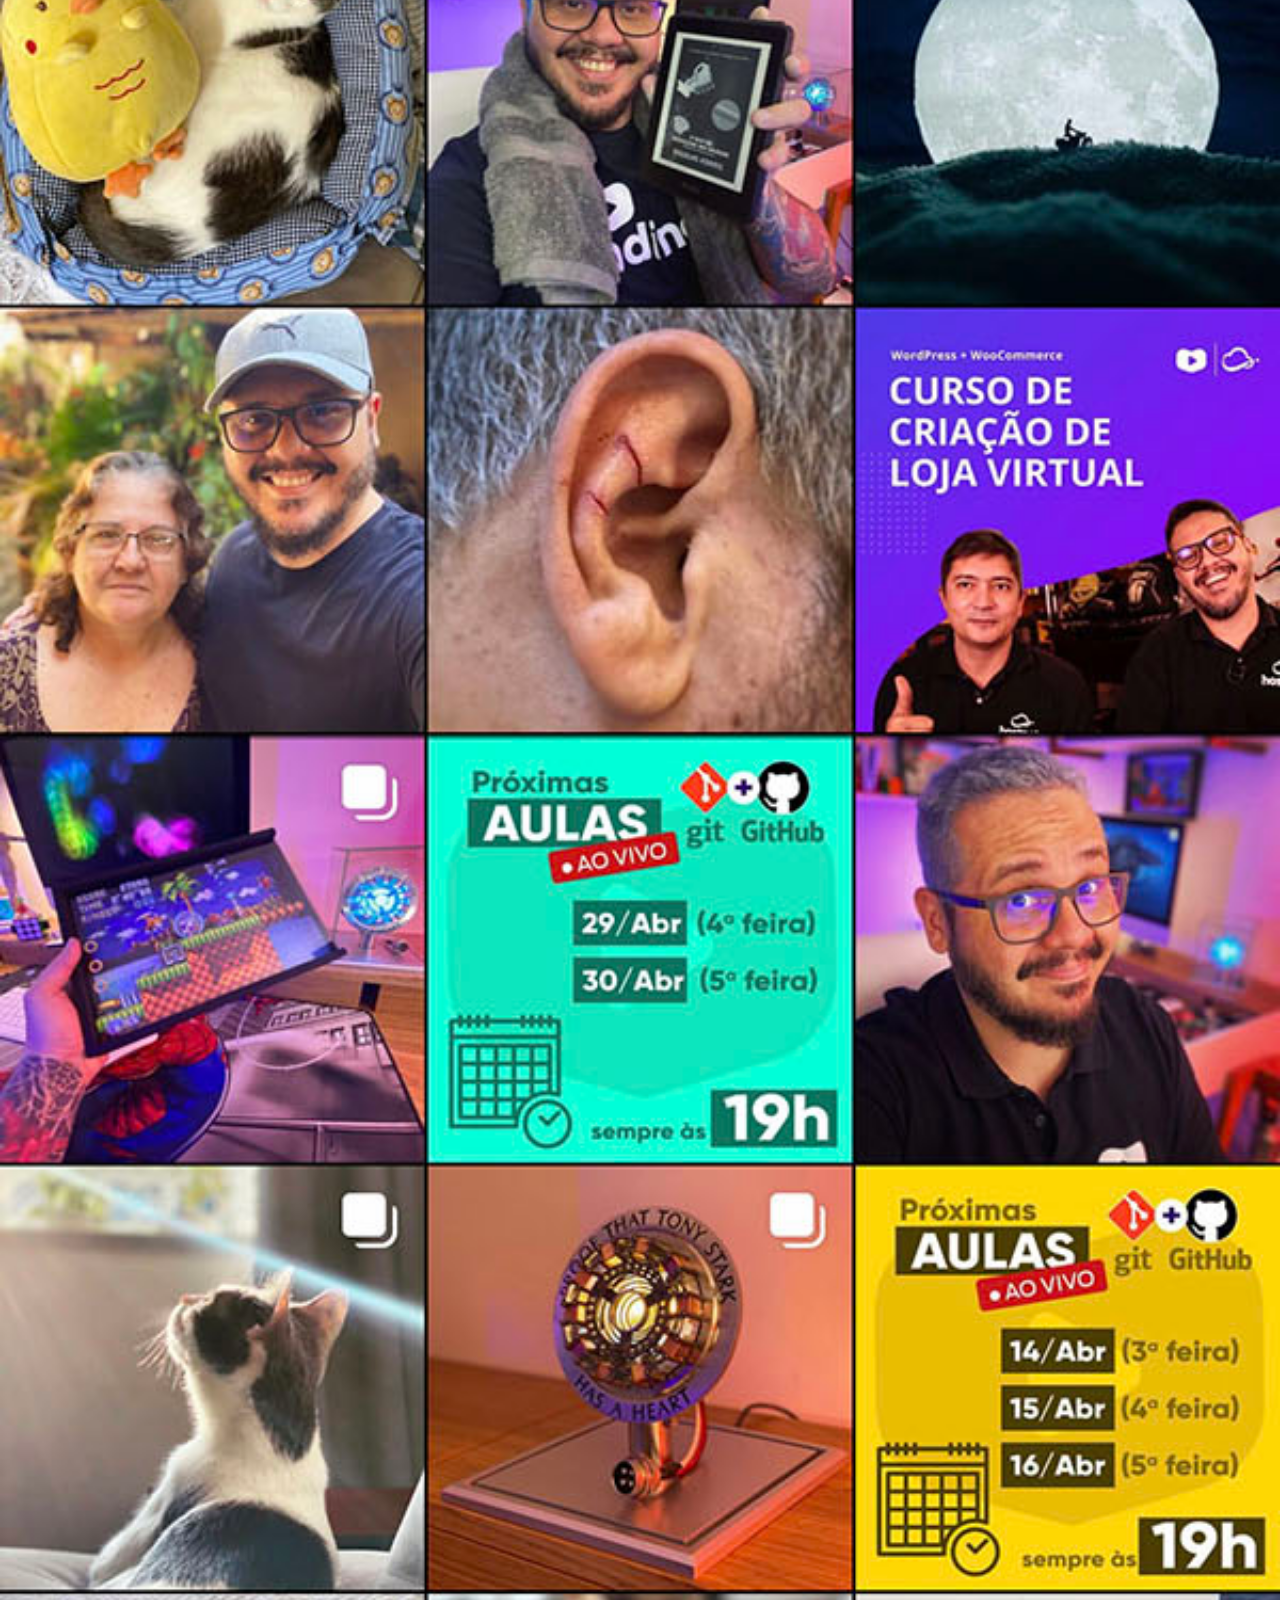
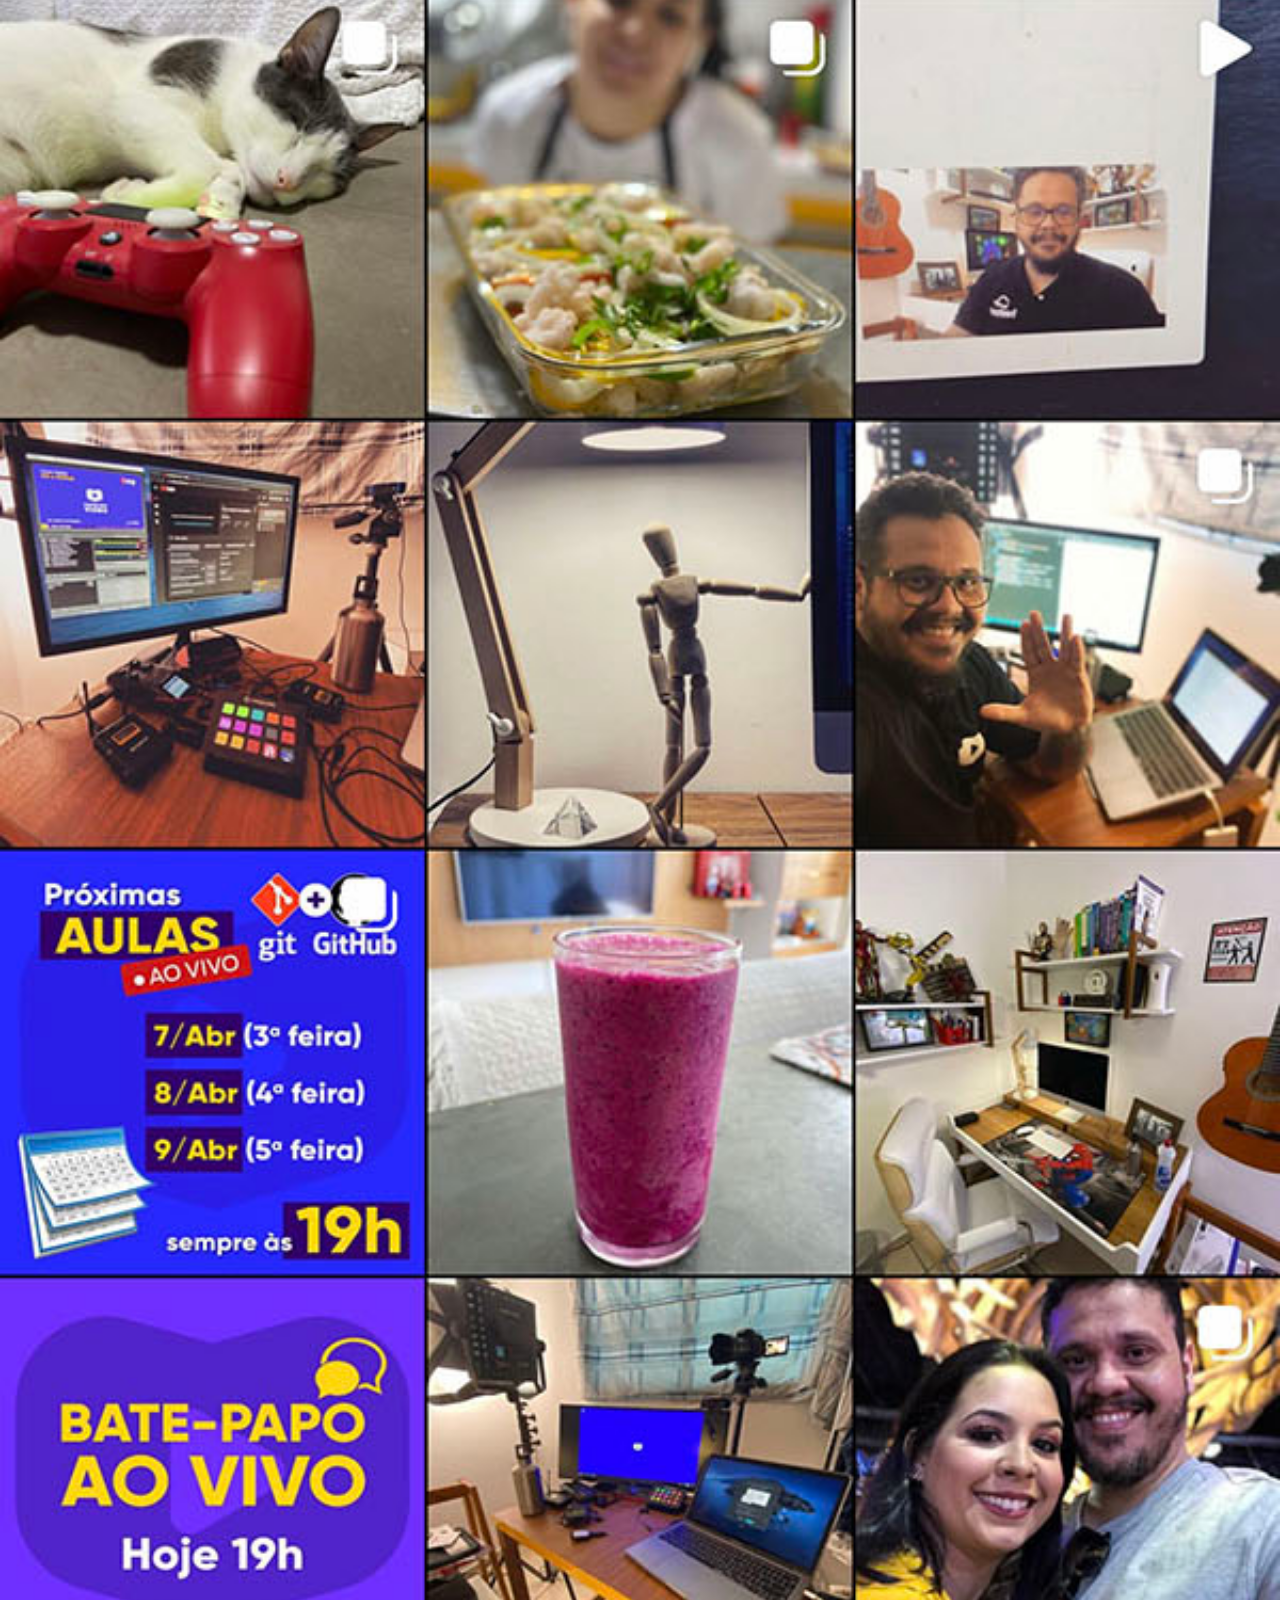
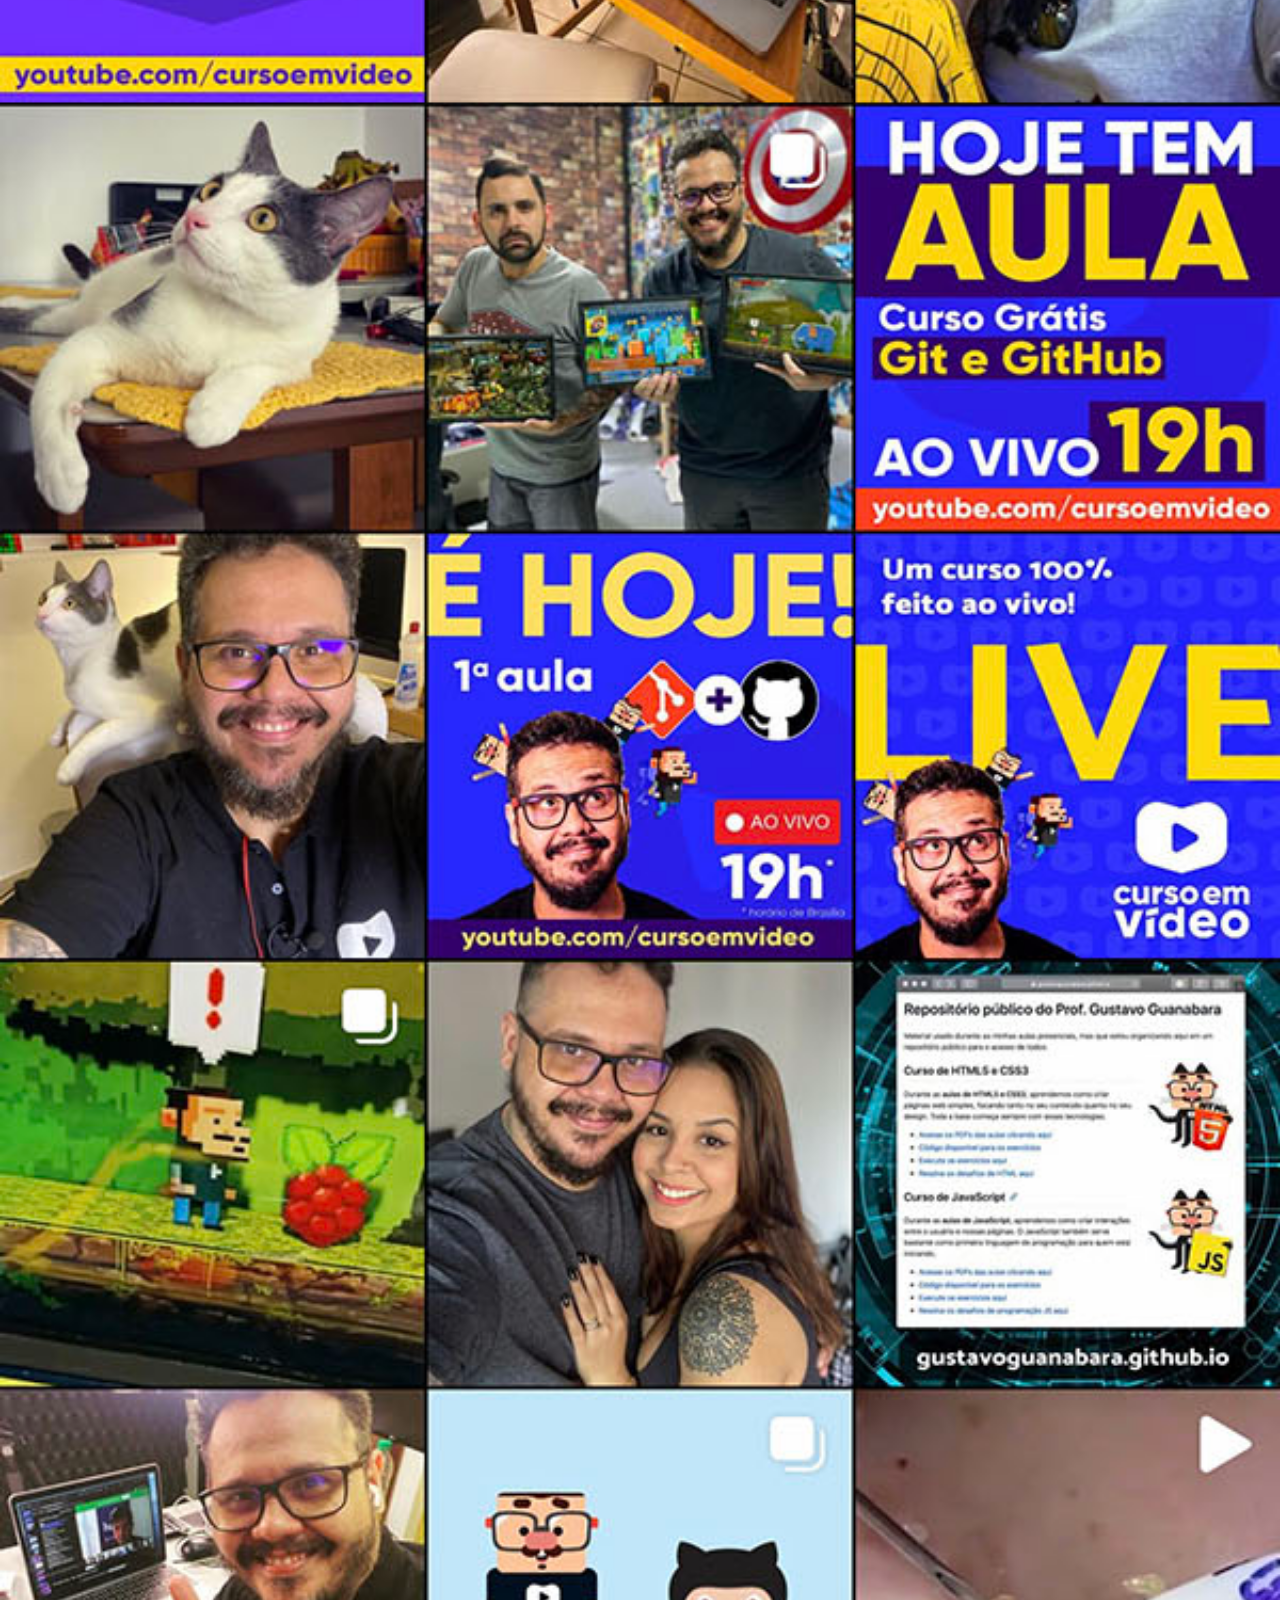
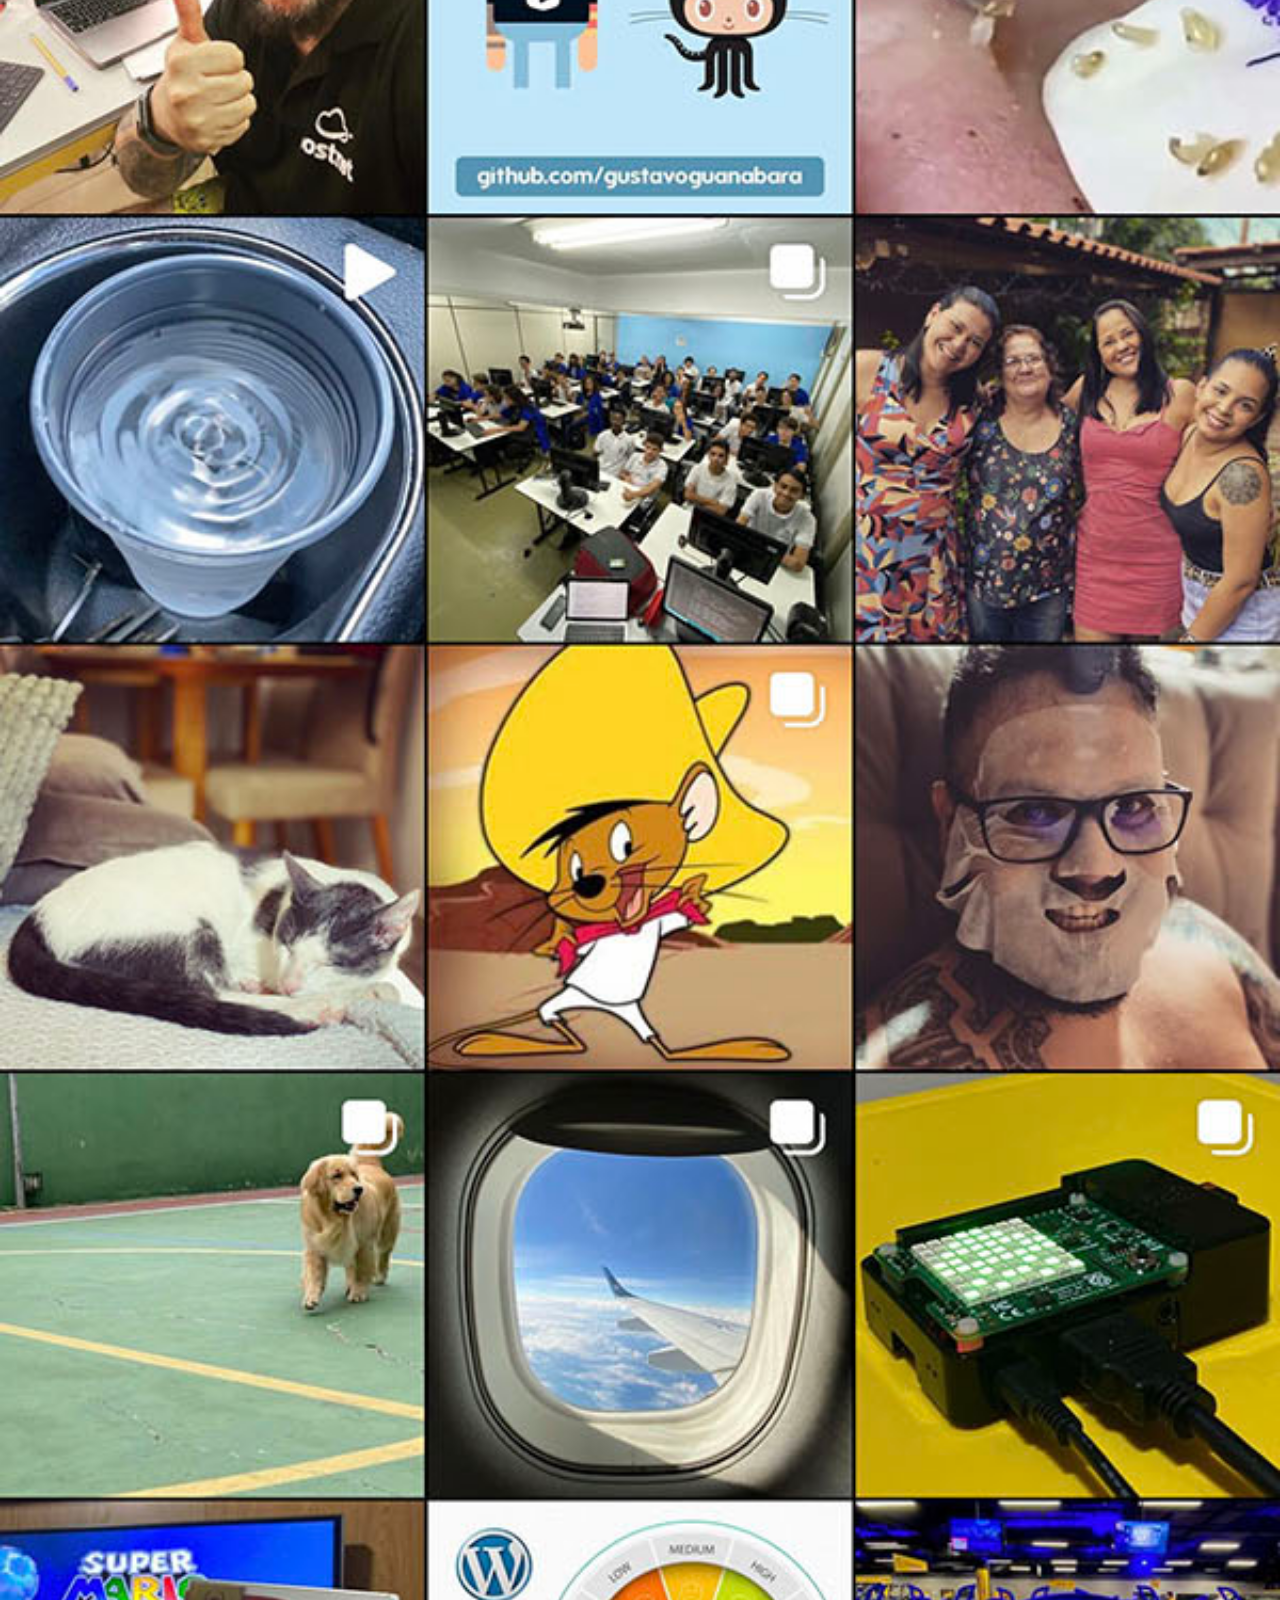
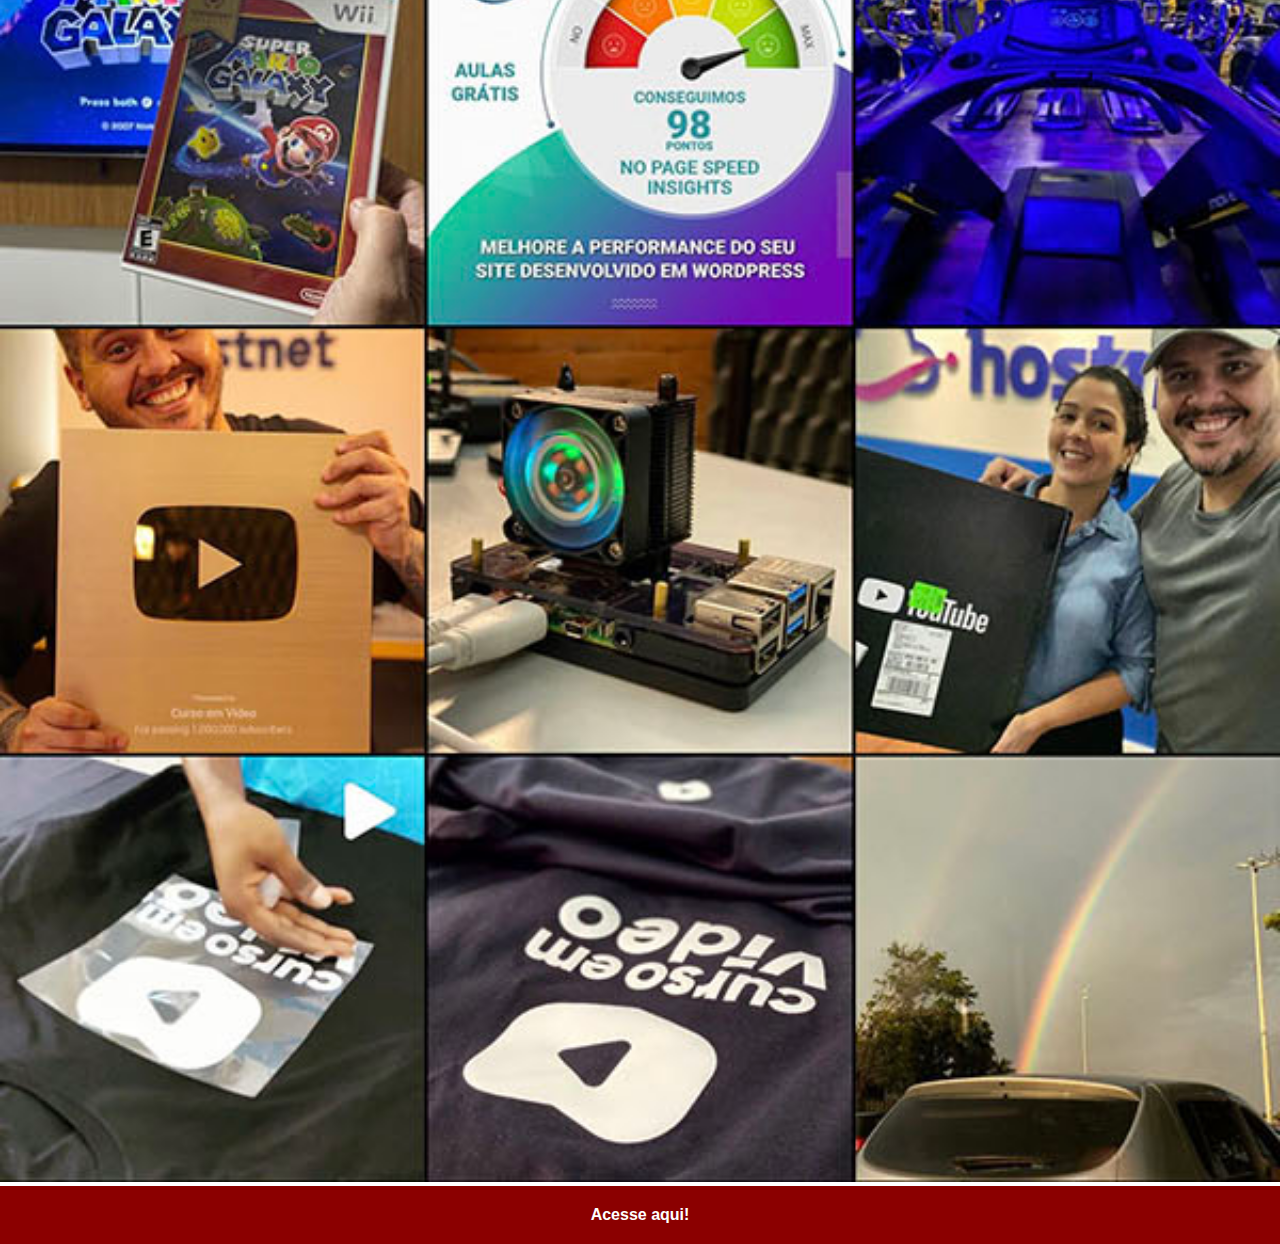
<file: instagram.html>
<!DOCTYPE html>
<html lang="pt-br">

<head>
    <meta charset="UTF-8">
    <meta name="viewport" content="width=device-width, initial-scale=1.0">
    <title>Instagram</title>
    <style>
        * {
            margin: 0px;
            padding: 0px;
            font-family: Arial, Helvetica, sans-serif;
        }

        ::-webkit-scrollbar {
            width: 0px;
            height: 0px;
        }

        img {
            width: 100%;
        }

        a {
            display: block;
            background-color: darkred;
            color: white;
            padding: 20px;
            text-align: center;
            font-weight: bolder;
            text-decoration: none;
        }

        a:hover {
            background-color: red;
        }
    </style>
</head>

<body>
    <img src="imagens/tela-instagram.jpg" alt="Instagram">
    <a href="https://www.instagram.com/" target="_blank">Acesse aqui!</a>
</body>

</html>
</file>
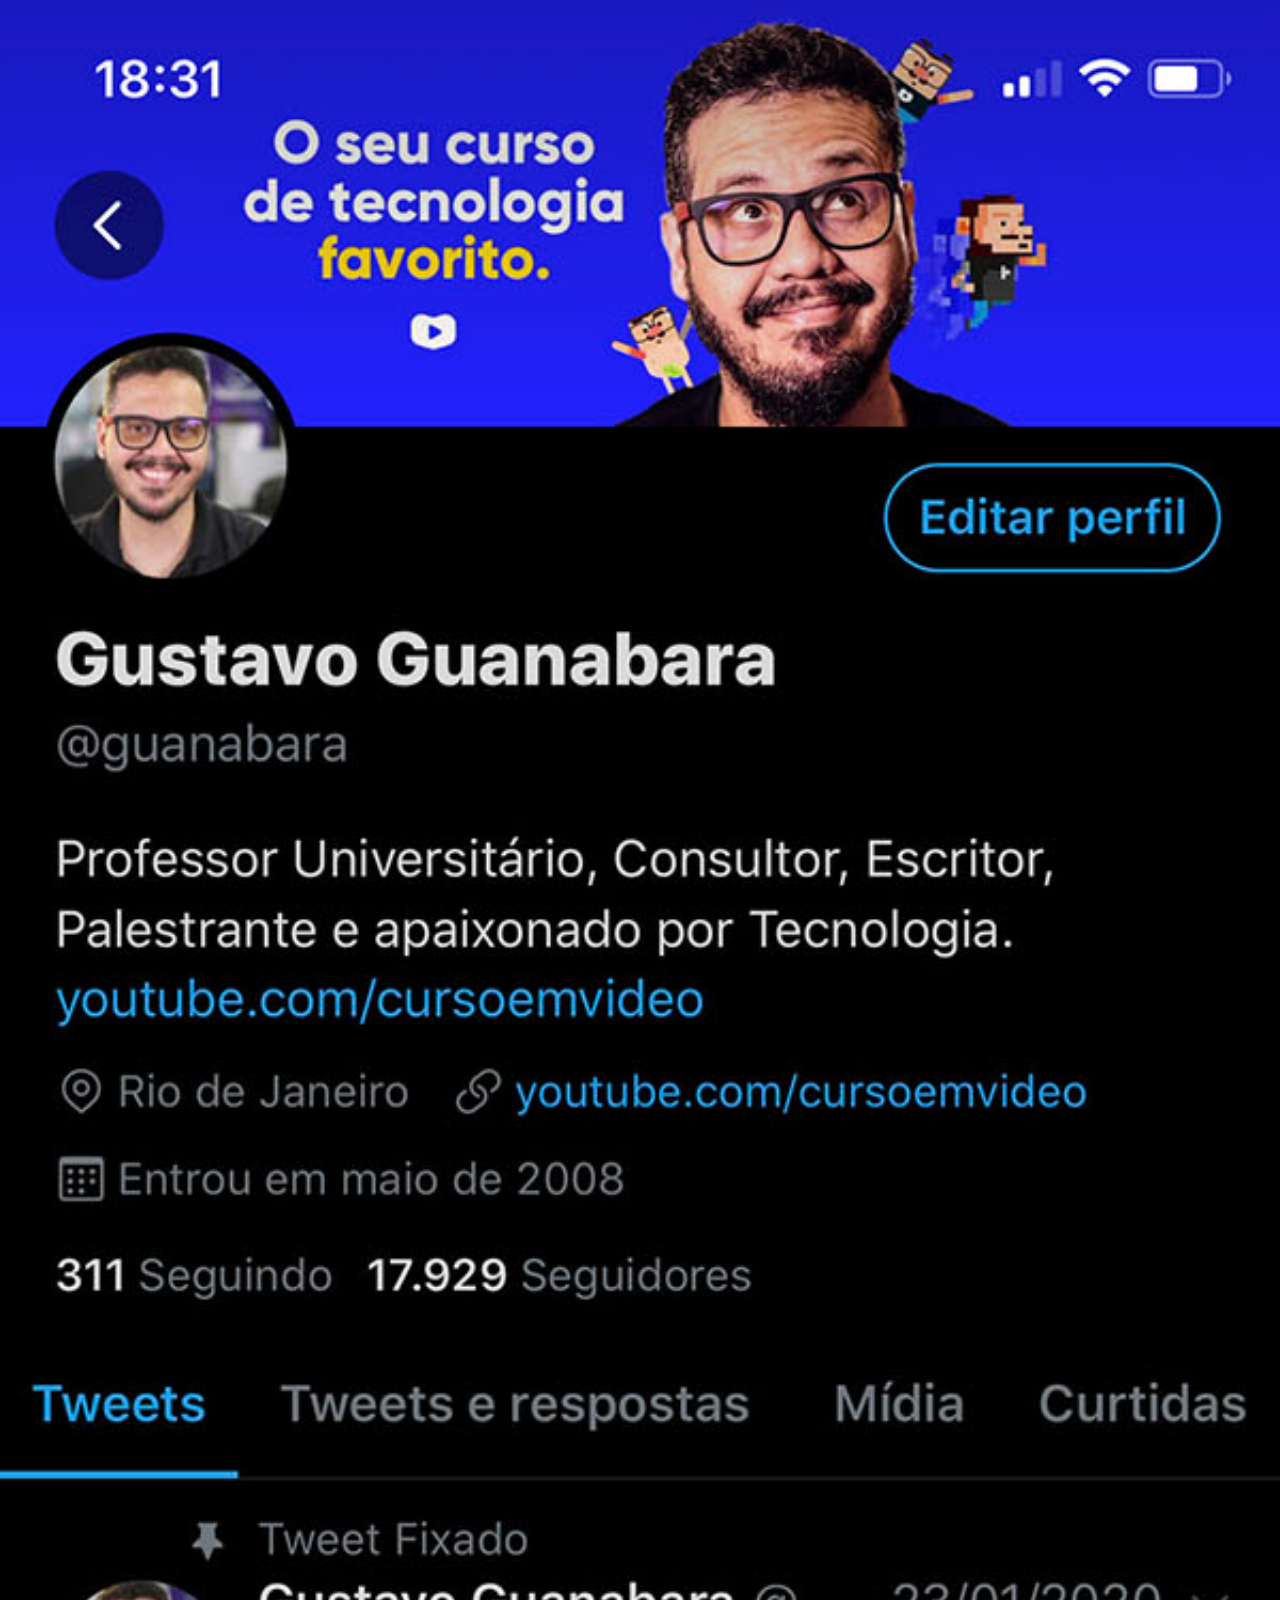
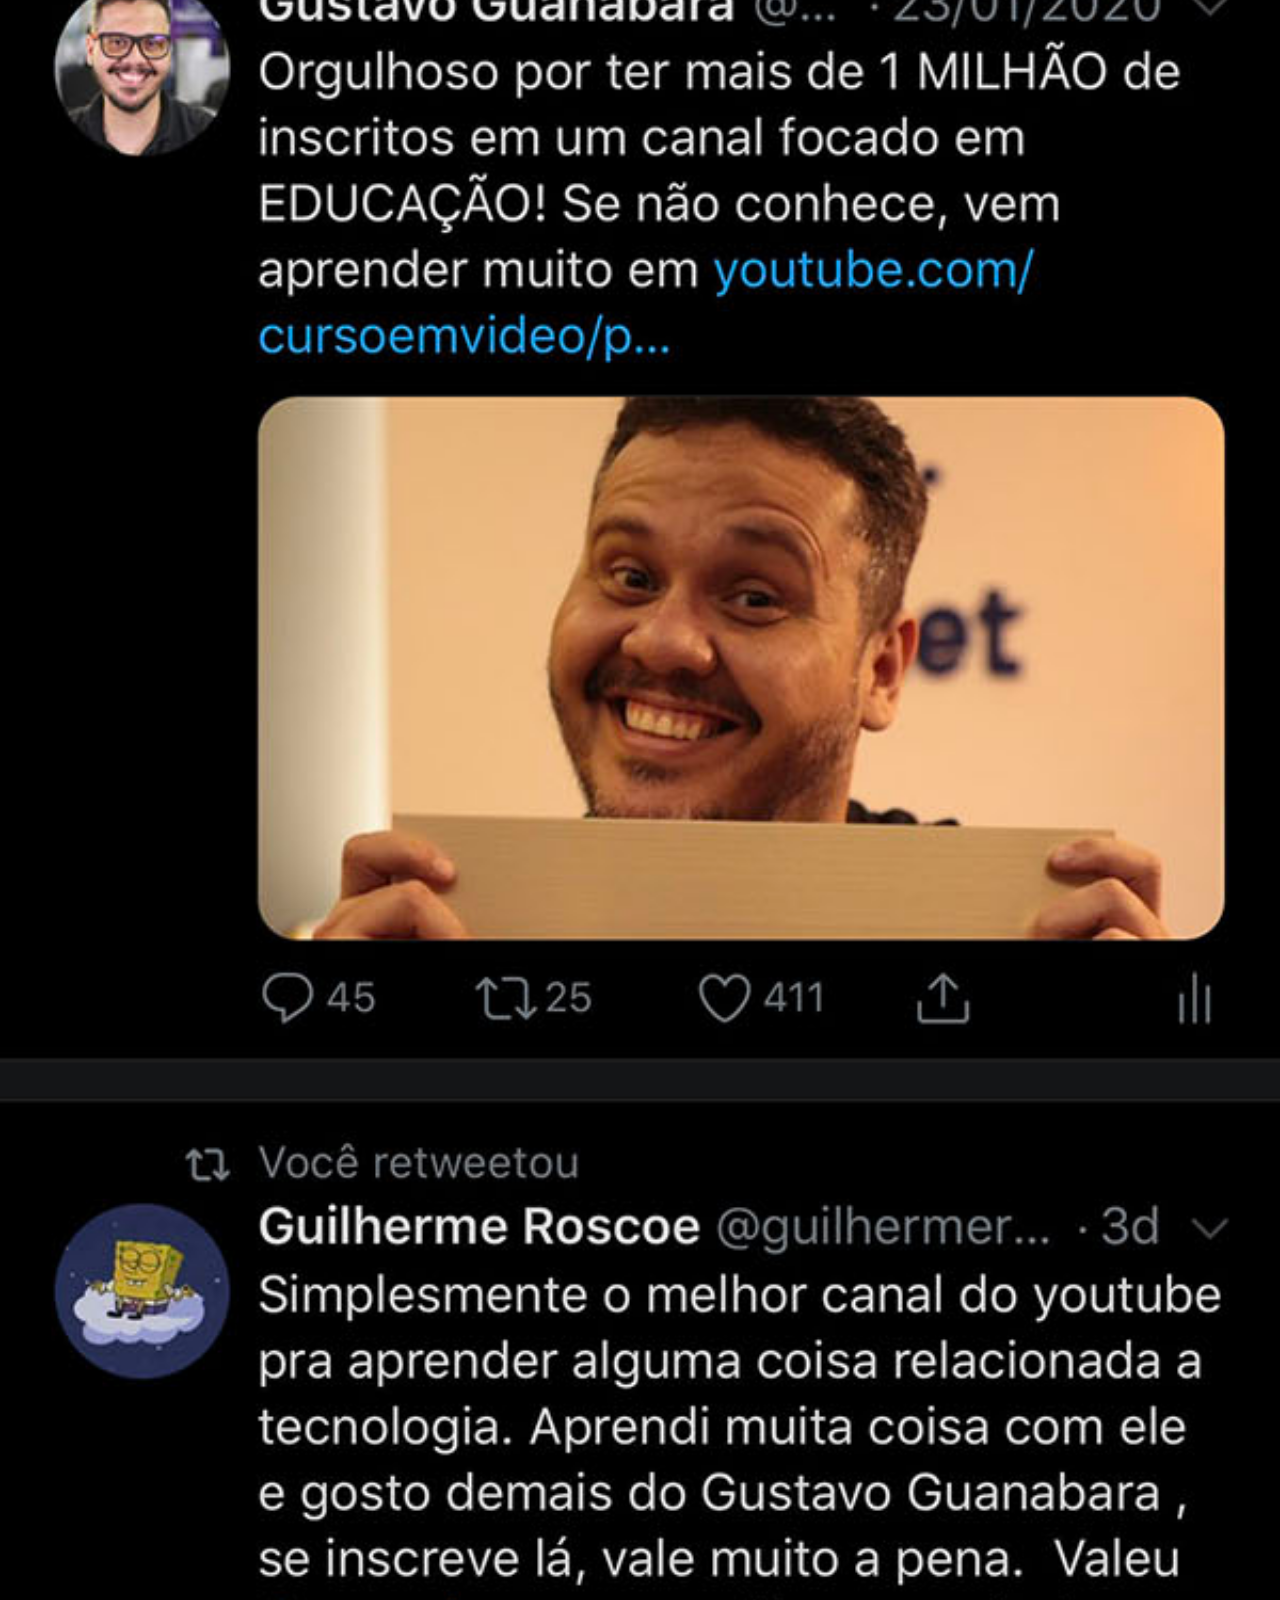
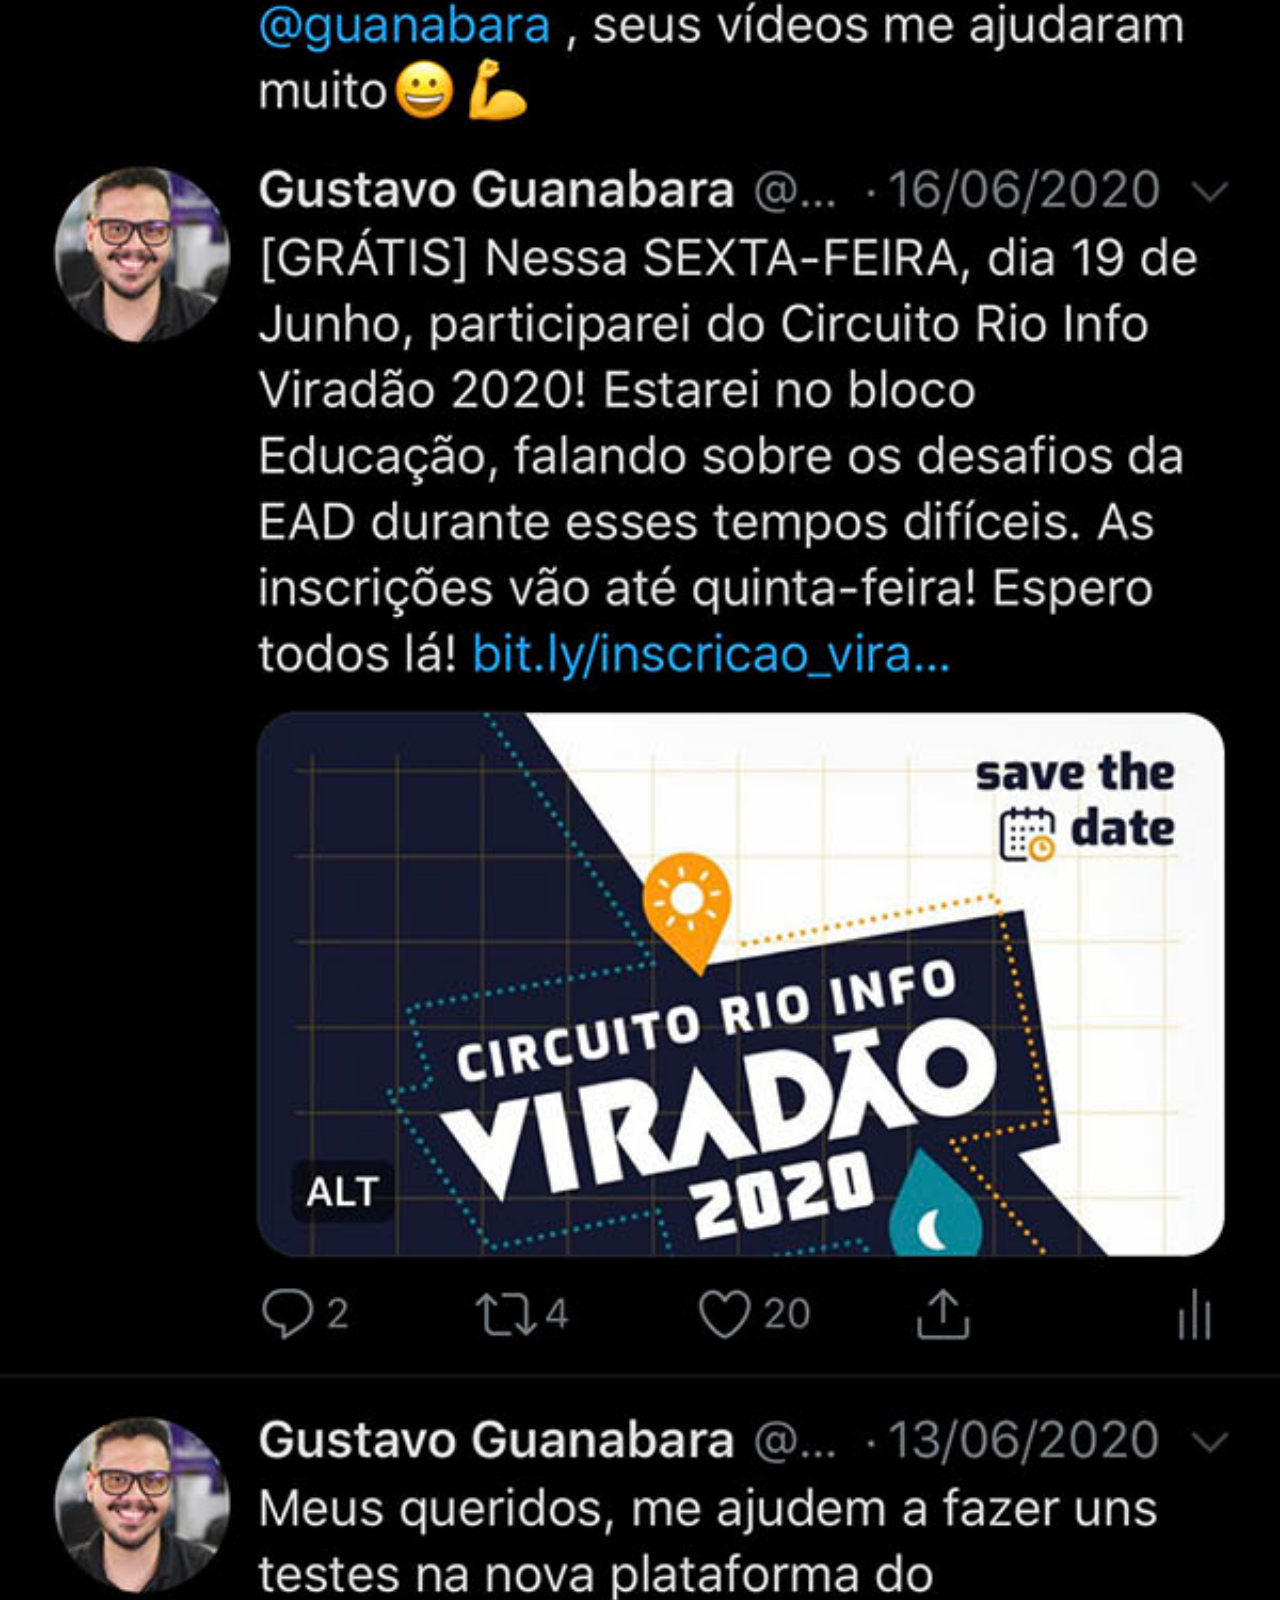
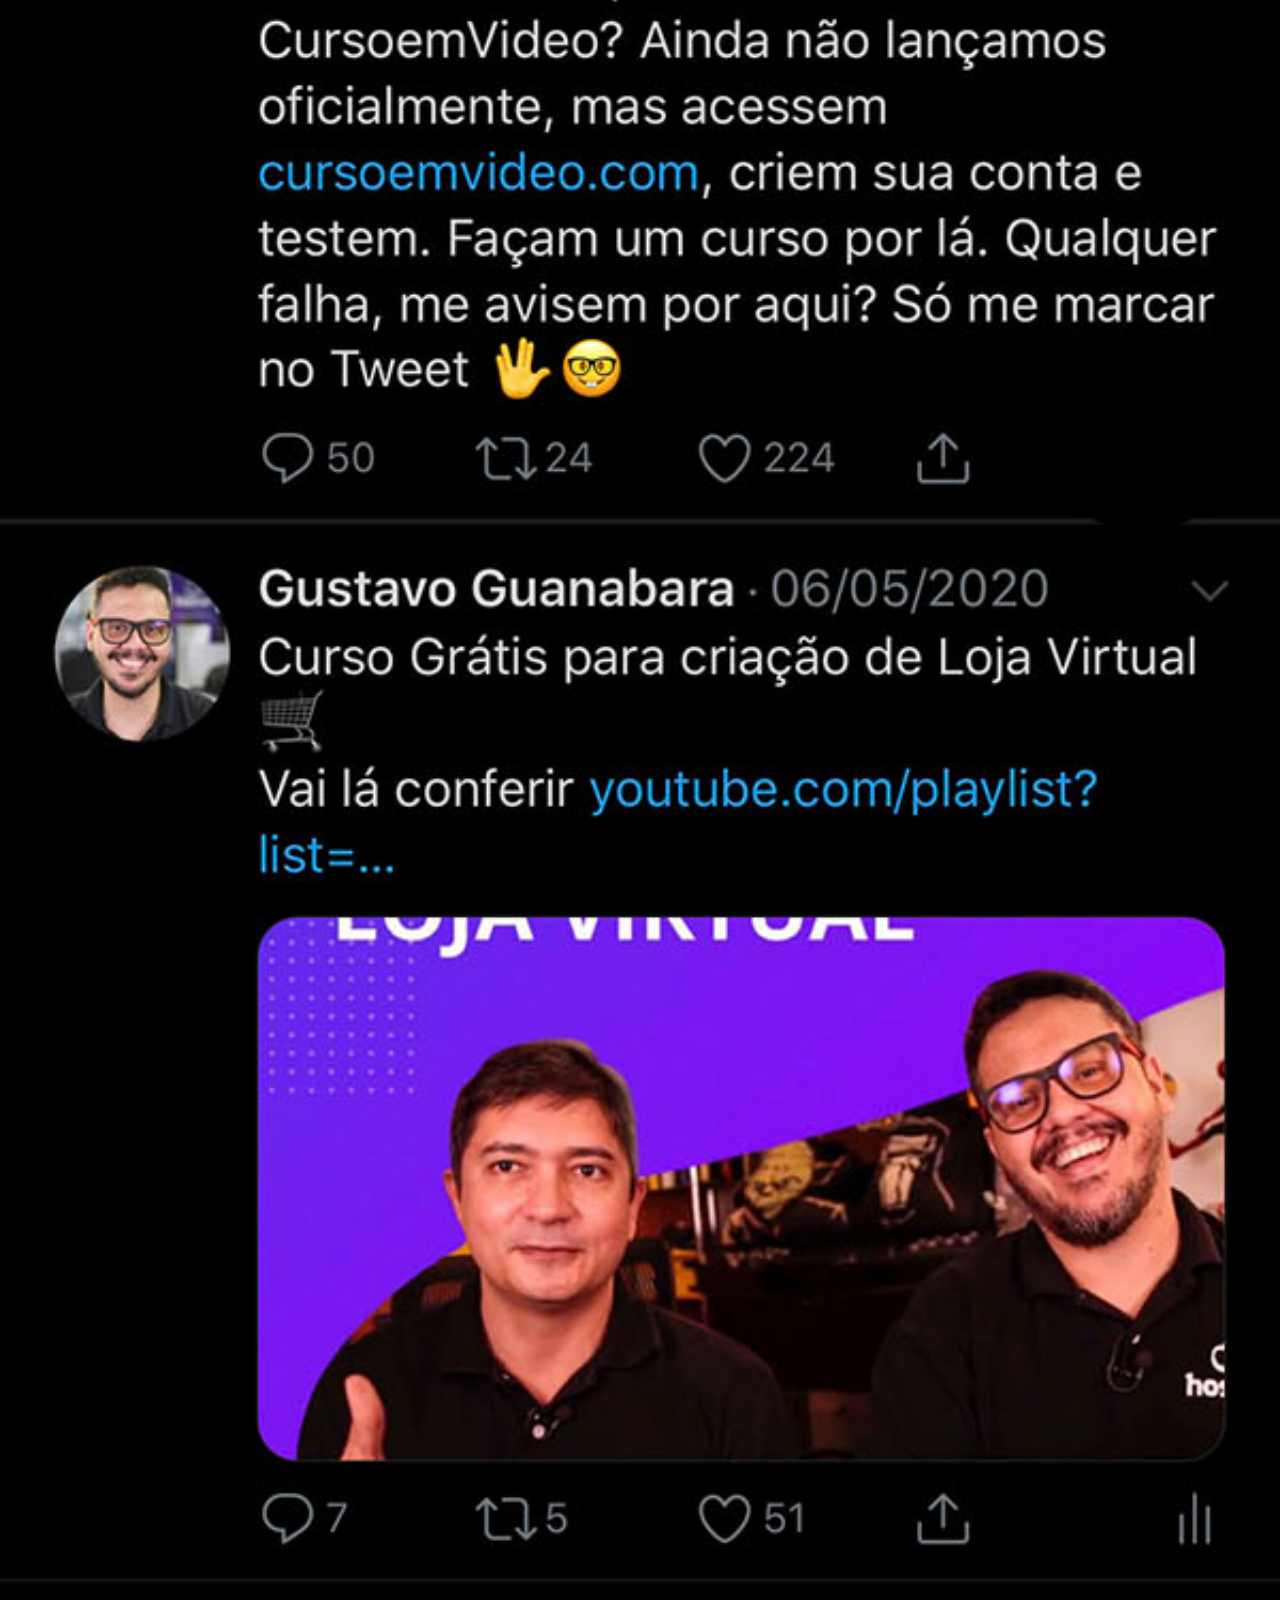
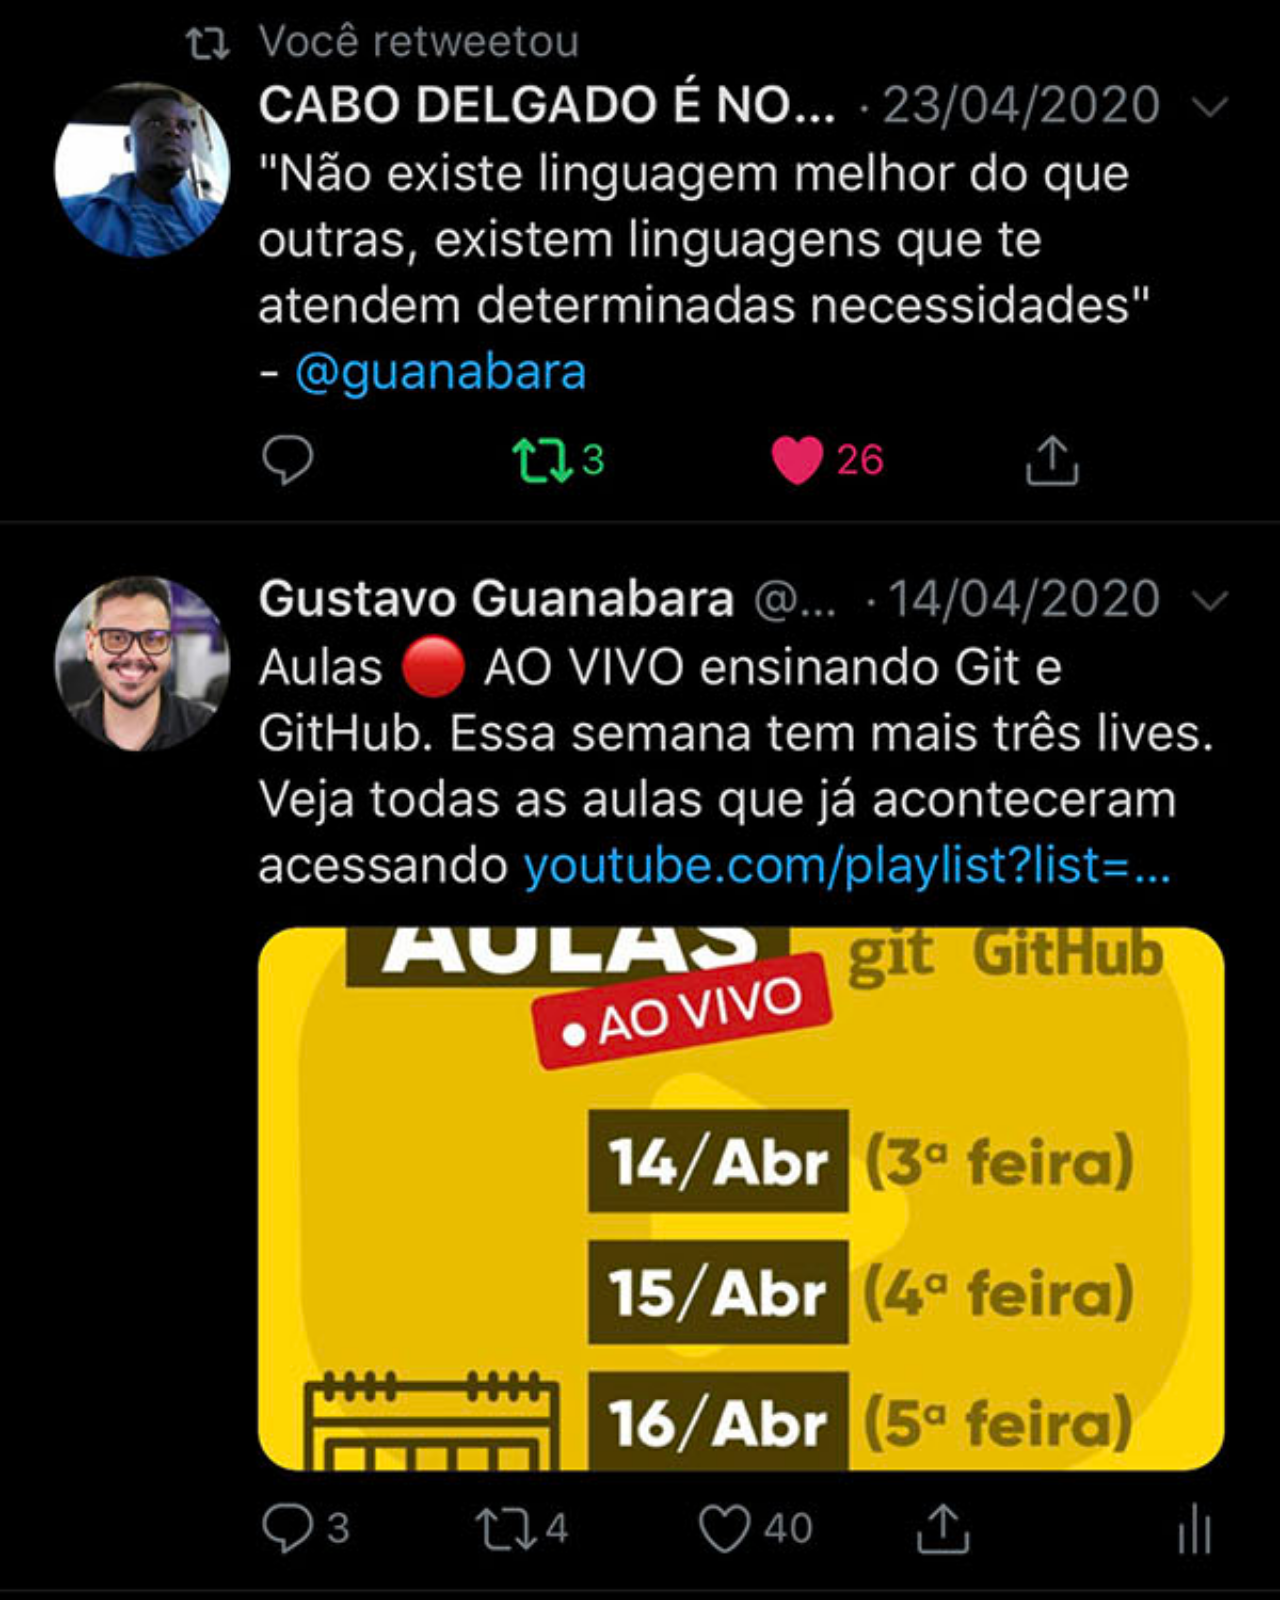
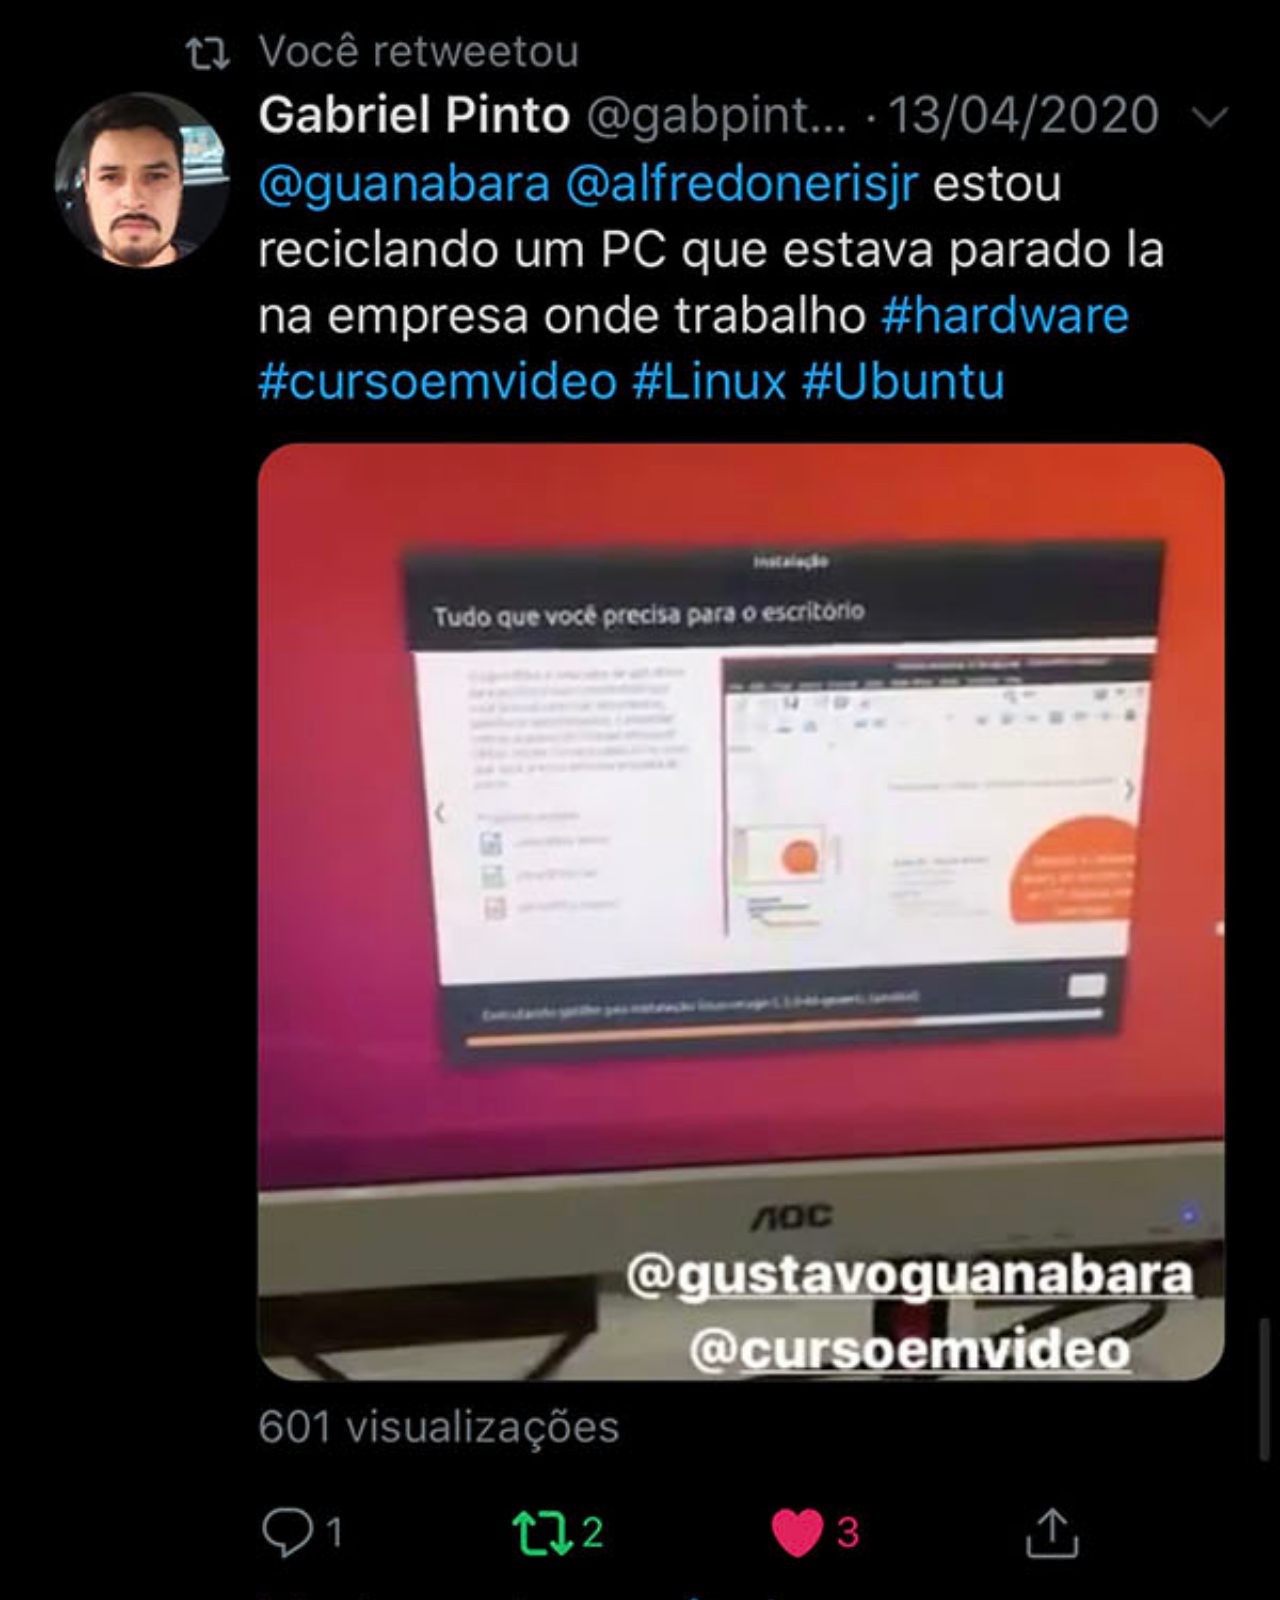
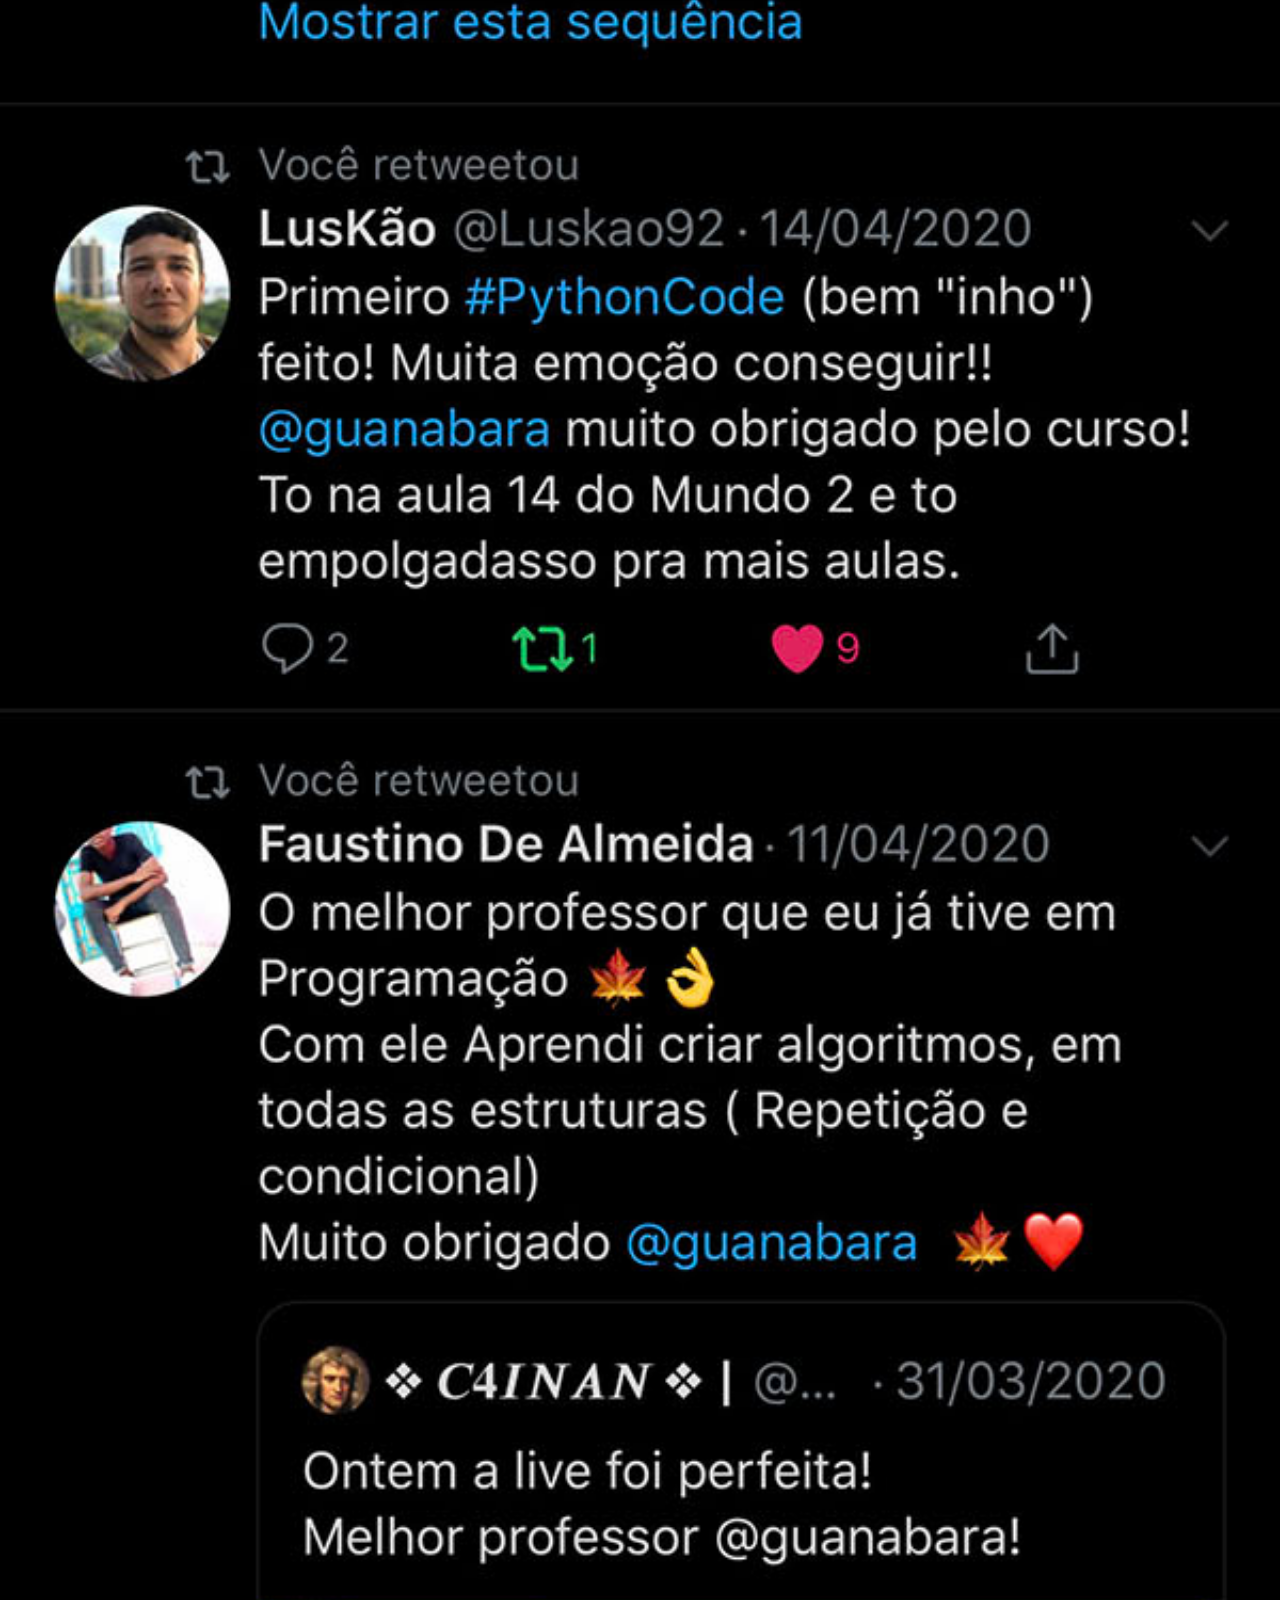
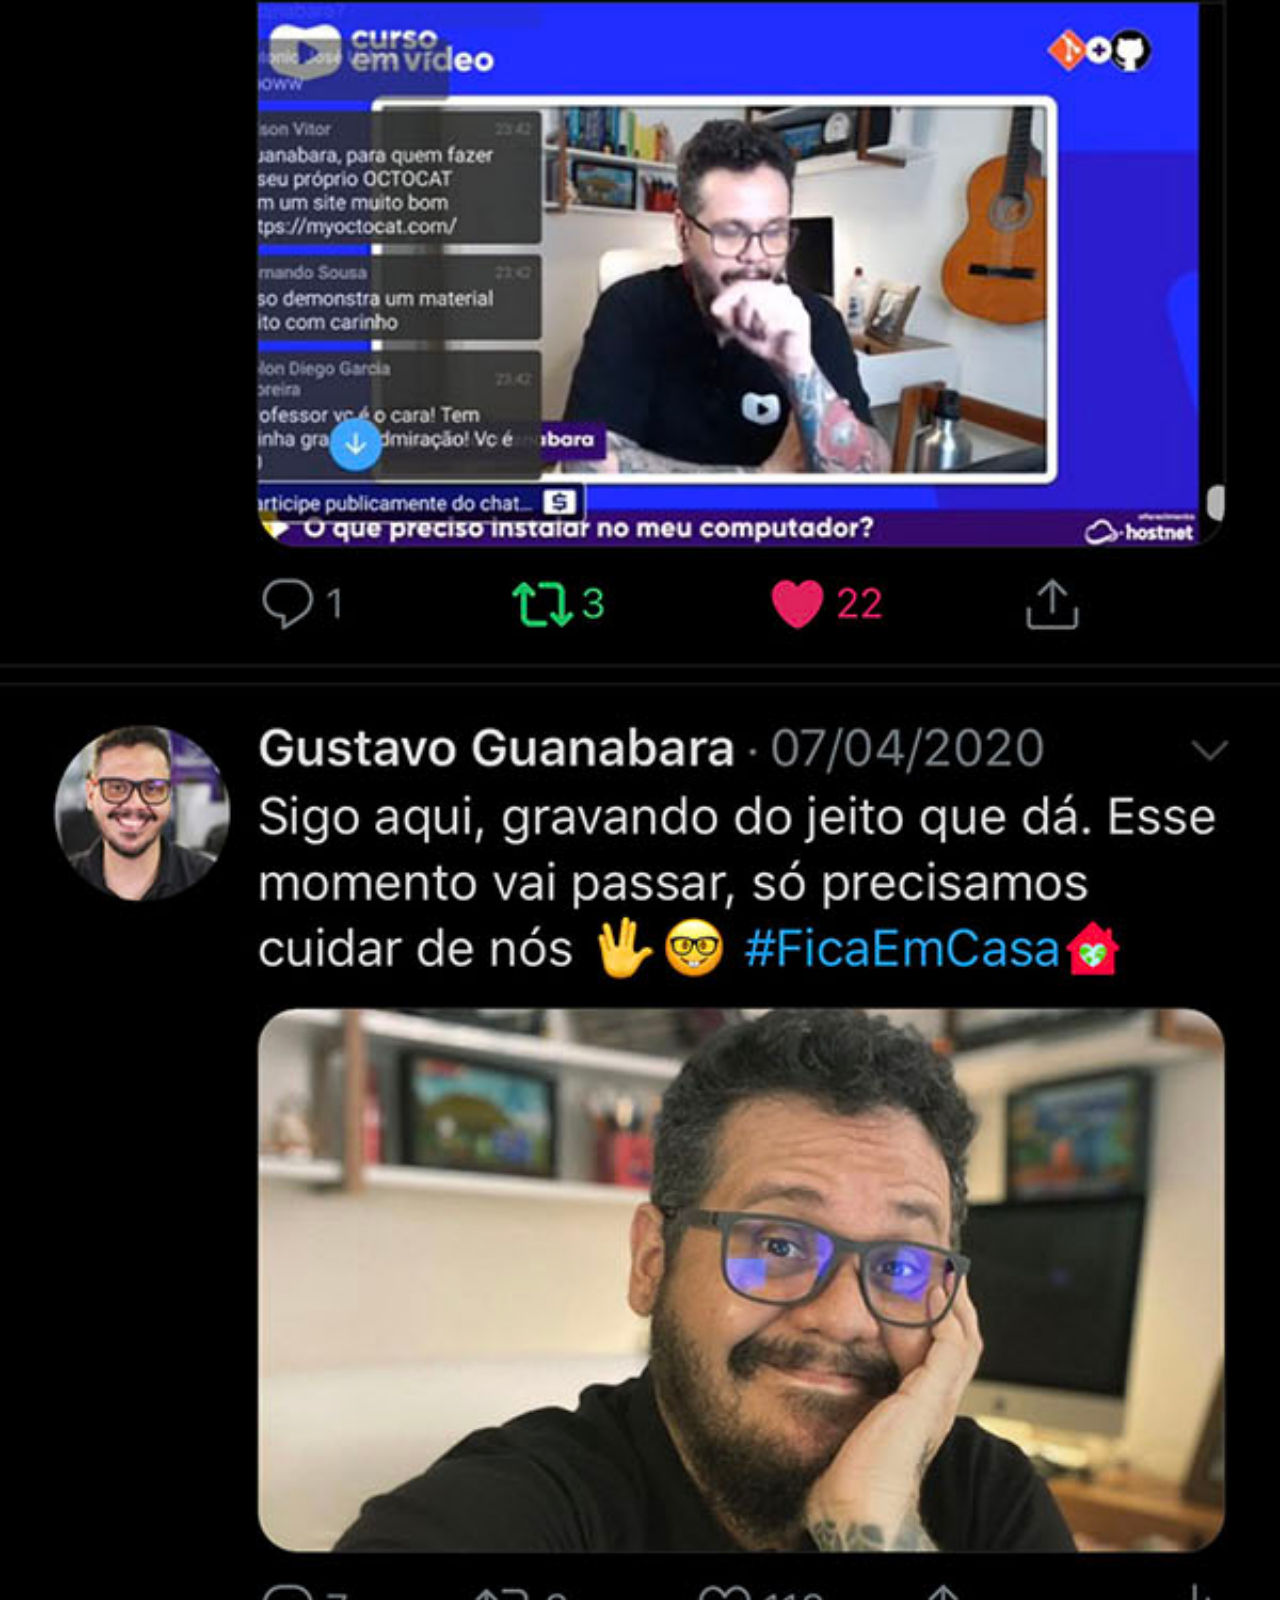
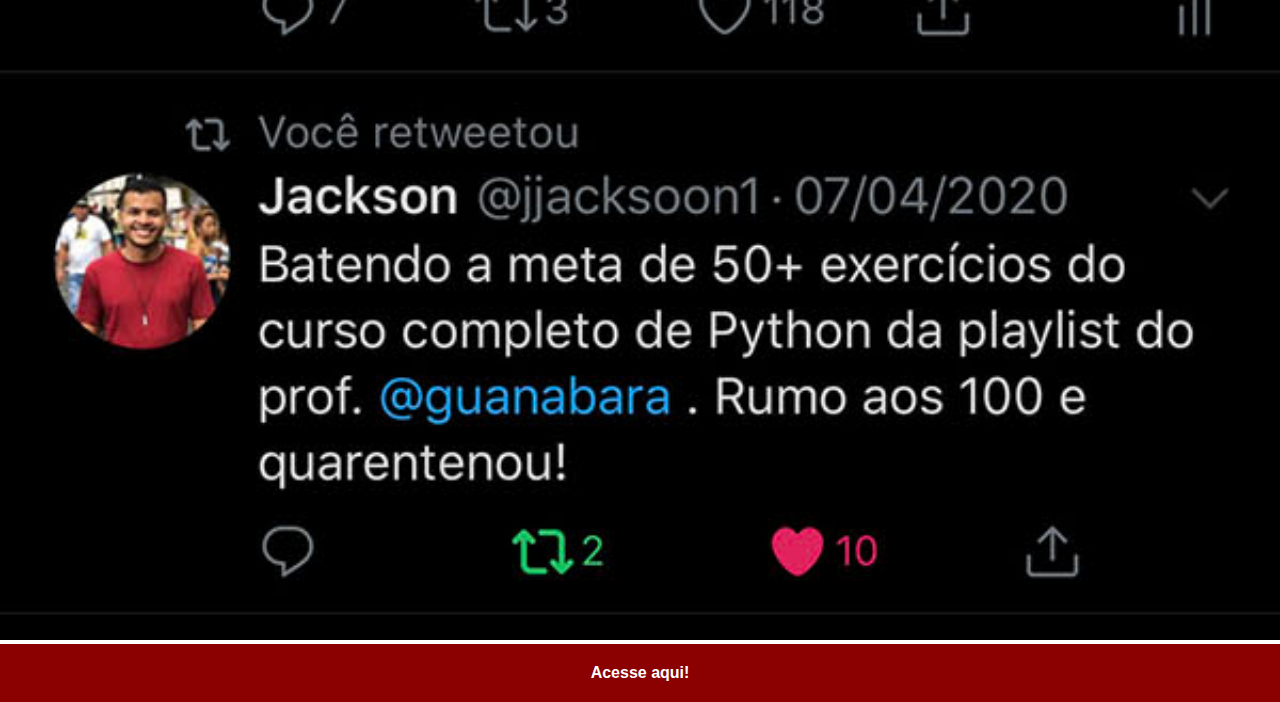
<file: twitter.html>
<!DOCTYPE html>
<html lang="pt-br">

<head>
    <meta charset="UTF-8">
    <meta name="viewport" content="width=device-width, initial-scale=1.0">
    <title>Twitter</title>
    <style>
        * {
            margin: 0px;
            padding: 0px;
            font-family: Arial, Helvetica, sans-serif;
        }

        ::-webkit-scrollbar {
            width: 0px;
            height: 0px;
        }

        img {
            width: 100%;
        }

        a {
            display: block;
            background-color: darkred;
            color: white;
            padding: 20px;
            text-align: center;
            font-weight: bolder;
            text-decoration: none;
        }

        a:hover {
            background-color: red;
        }
    </style>
</head>

<body>
    <img src="imagens/tela-twitter.jpg" alt="Twitter">
    <a href="https://x.com/?lang=pt" target="_blank">Acesse aqui!</a>
</body>

</html>
</file>
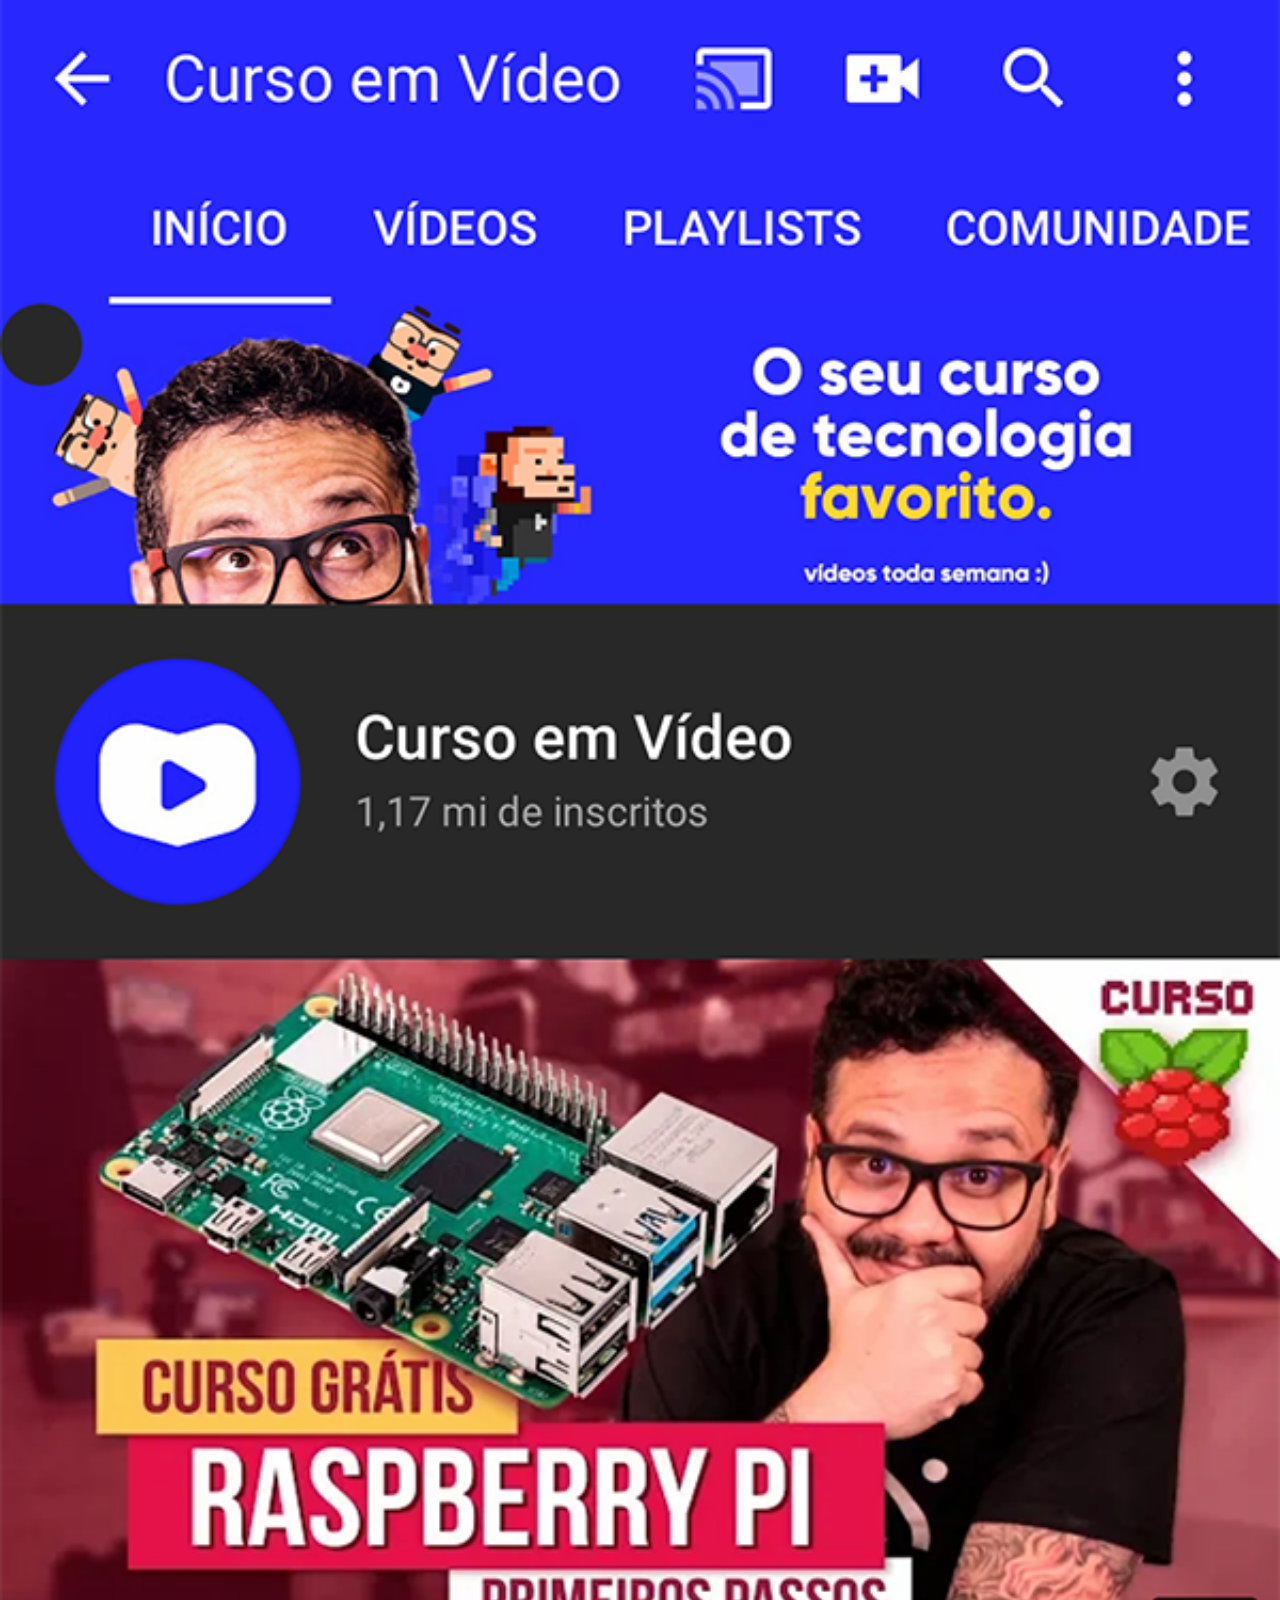
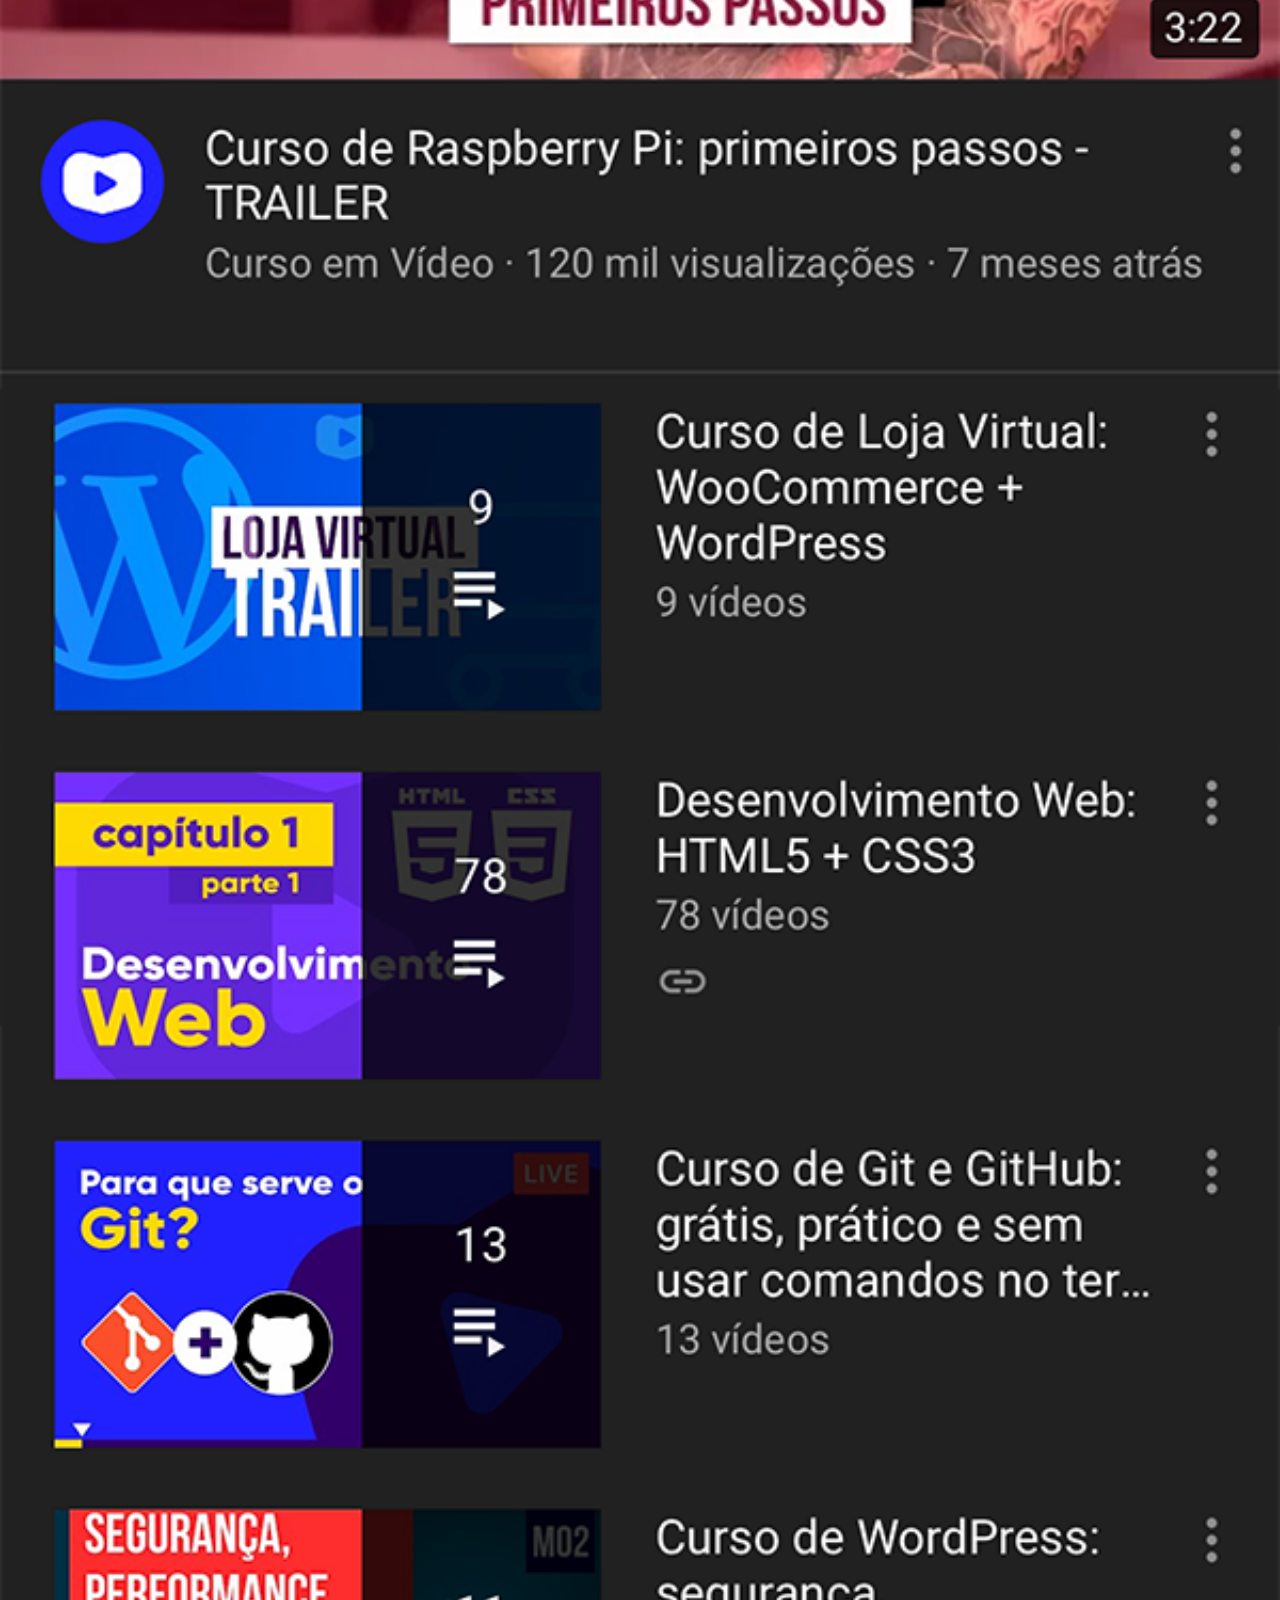
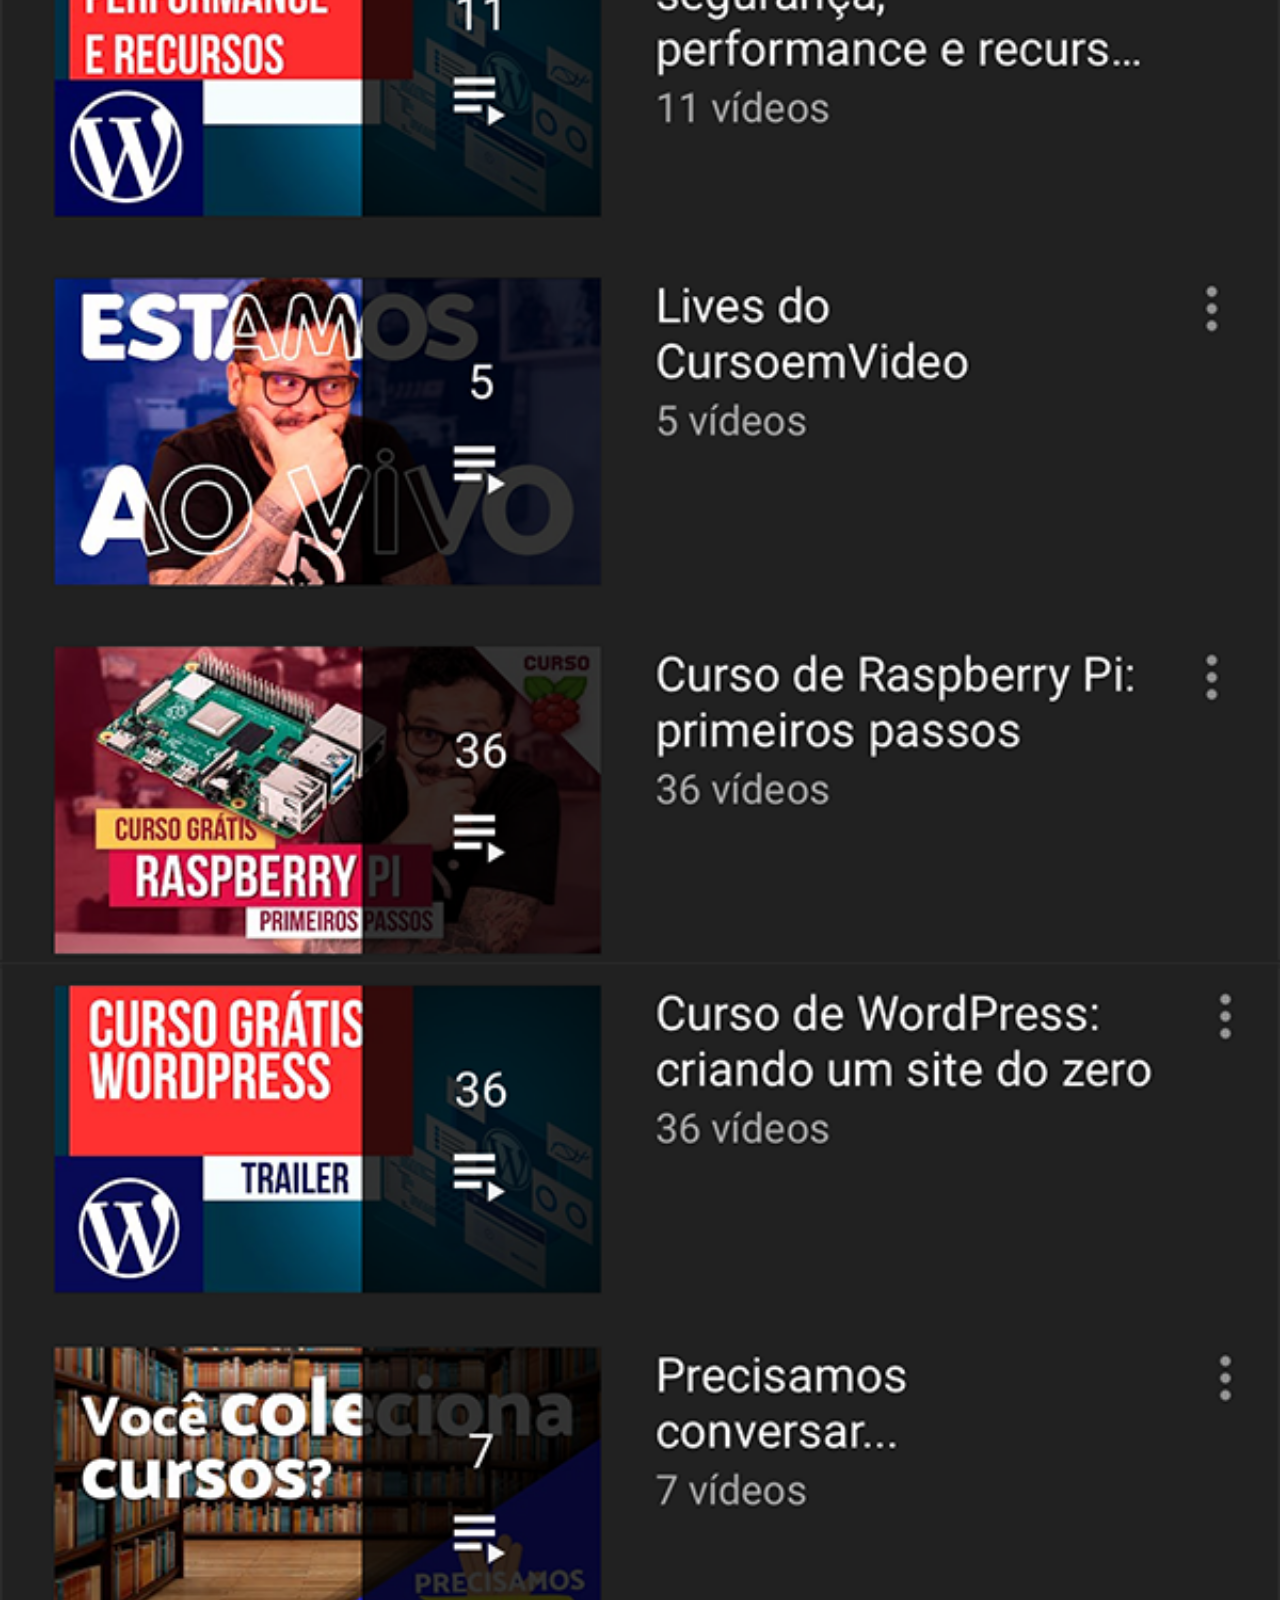
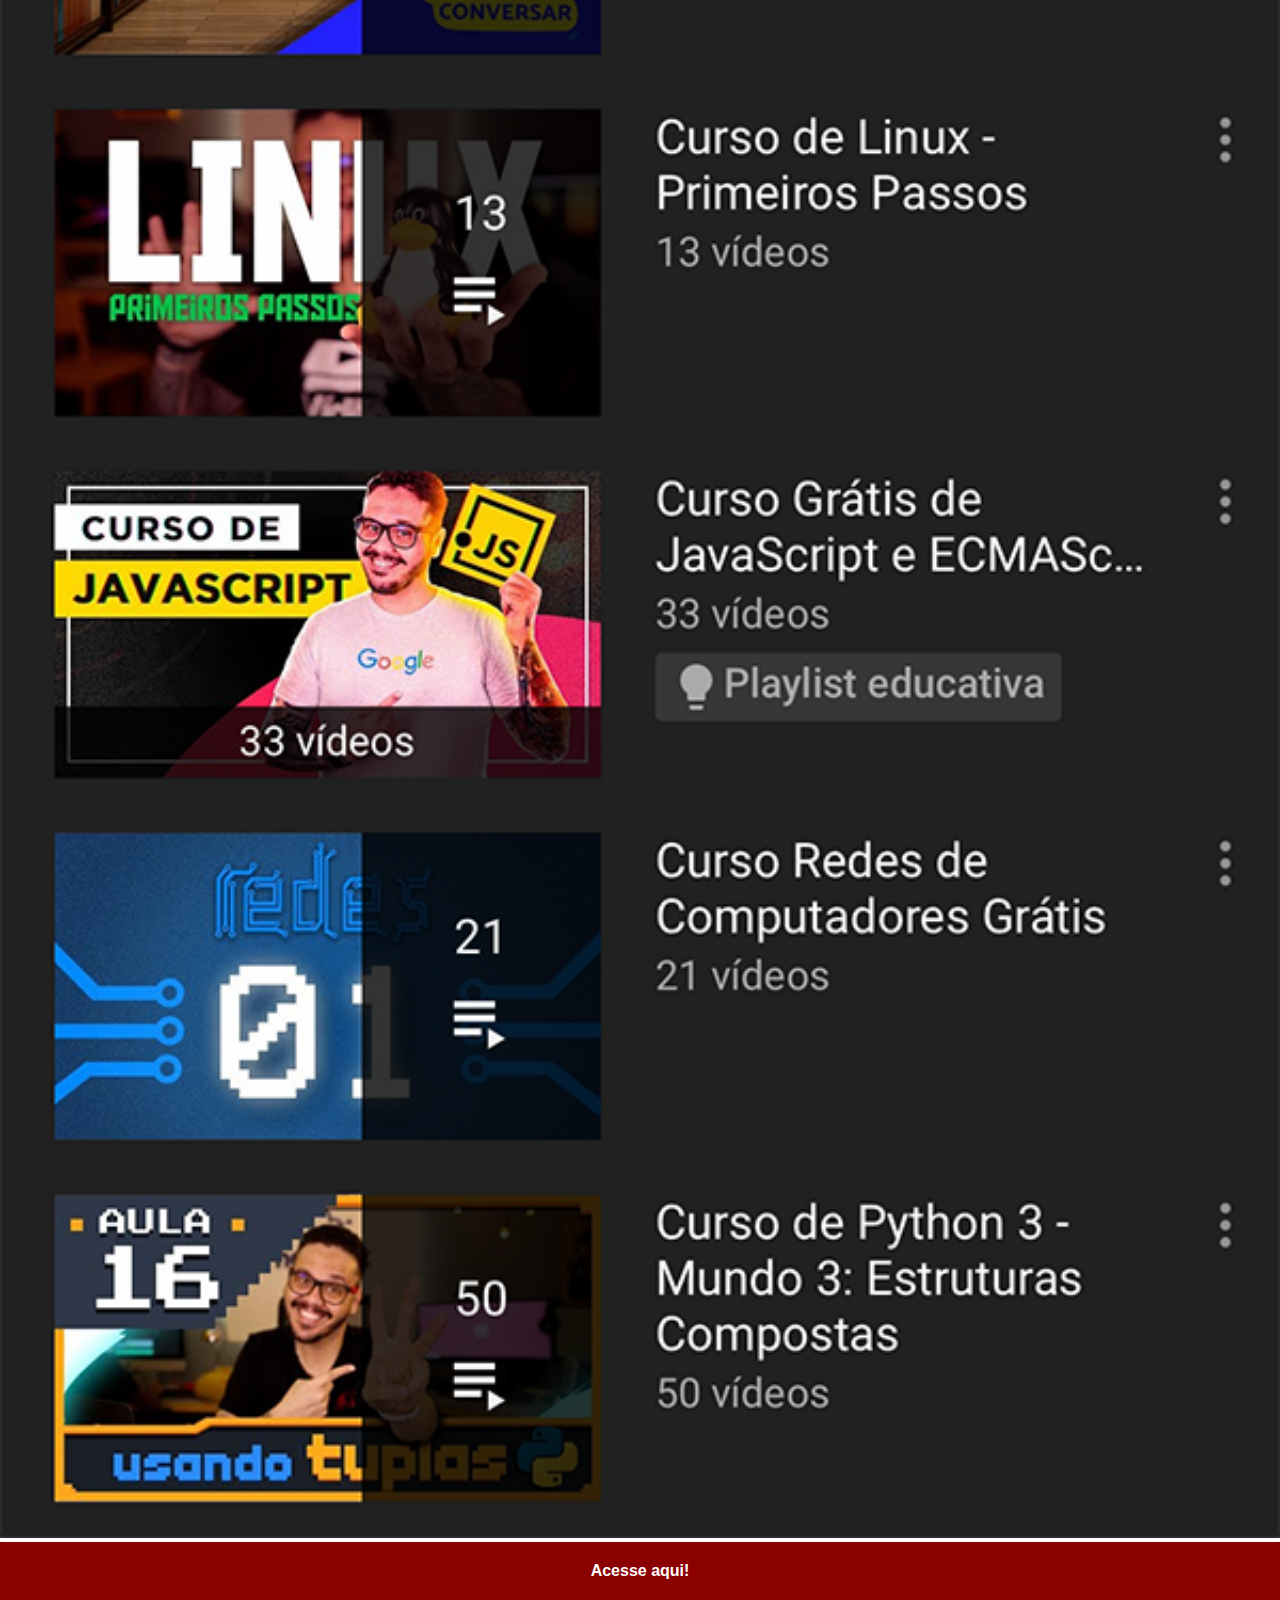
<file: youtube.html>
<!DOCTYPE html>
<html lang="pt-br">

<head>
    <meta charset="UTF-8">
    <meta name="viewport" content="width=device-width, initial-scale=1.0">
    <title>Youtube</title>
    <style>
        * {
            margin: 0px;
            padding: 0px;
            font-family: Arial, Helvetica, sans-serif;
        }

        ::-webkit-scrollbar {
            width: 0px;
            height: 0px;
        }

        img {
            width: 100%;
        }

        a {
            display: block;
            background-color: darkred;
            color: white;
            padding: 20px;
            text-align: center;
            font-weight: bolder;
            text-decoration: none;
        }

        a:hover {
            background-color: red;
        }
    </style>
</head>

<body>
    <img src="imagens/tela-youtube.png" alt="Youtube">
    <a href="https://www.youtube.com/c/CursoemV%C3%ADdeo/playlists" target="_blank">Acesse aqui!</a>
</body>

</html>
</file>
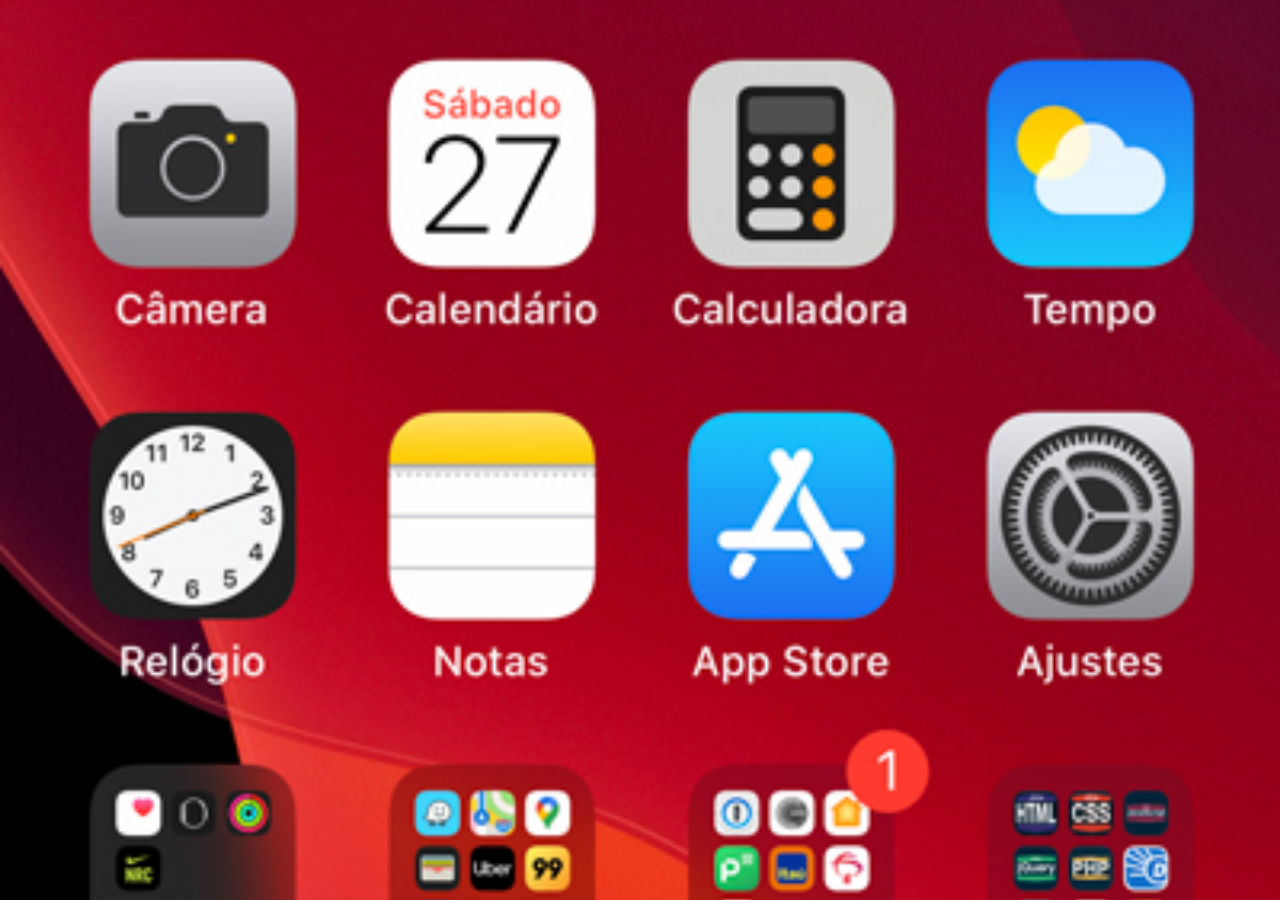
<file: estilos/home.html>
<!DOCTYPE html>
<html lang="pt-br">
<head>
    <meta charset="UTF-8">
    <meta name="viewport" content="width=device-width, initial-scale=1.0">
    <title>Document</title>
</head>
<style>
    * {
        margin: 0px;
        padding: 0px;
    }

    body {
        width: 100vw;
        height: 100vh;
        background: black url('../imagens/tela-home.jpg') no-repeat top center;
        background-size: cover;
    }
</style>
<body>
    
</body>
</html>
</file>
<file: estilos/style.css>
@charset 'UTF-8';

* {
    margin: 0px;
    padding: 0px;
    font-family: Arial, Helvetica, sans-serif;
}

html, body {
    height: 100vh;
    width: 100vw;
    background-color: black;
}

body {
    background: url(../imagens/fundo-madeira.jpg) no-repeat top center;
    background-size: cover;
    background-attachment: fixed;
}

main {
    height: 100vh;
    position: relative;
}

section#telefone {
    position: absolute;
    top: 50%;
    left: 50%;
    transform: translate(-50%, -50%);

    height: 627px;
    width: 311px;
    background: url(../imagens/frame-iphone.png) no-repeat; 

}

iframe#tela {
    position: relative;
    top: 80px;
    left: 22px;
    width: 267px;
    height: 471px;

}

section#redes-sociais {
    text-align: right;
}

section#redes-sociais img {
    width: 50px;
    margin: 10px;
    border-radius: 50%;
    box-shadow: 2px 2px 5px rgba(0, 0, 0, 0.400);
    box-sizing: border-box;
}

section#redes-sociais img:hover {
    border: 2px solid rgba(225, 225, 225, 0.637);
    transform: translate(-3px, -3px);
    box-shadow: 5px 5px 10px rgba(0, 0, 0, 0.400);
    transition: transform .5s, border 1s;
}
</file>
